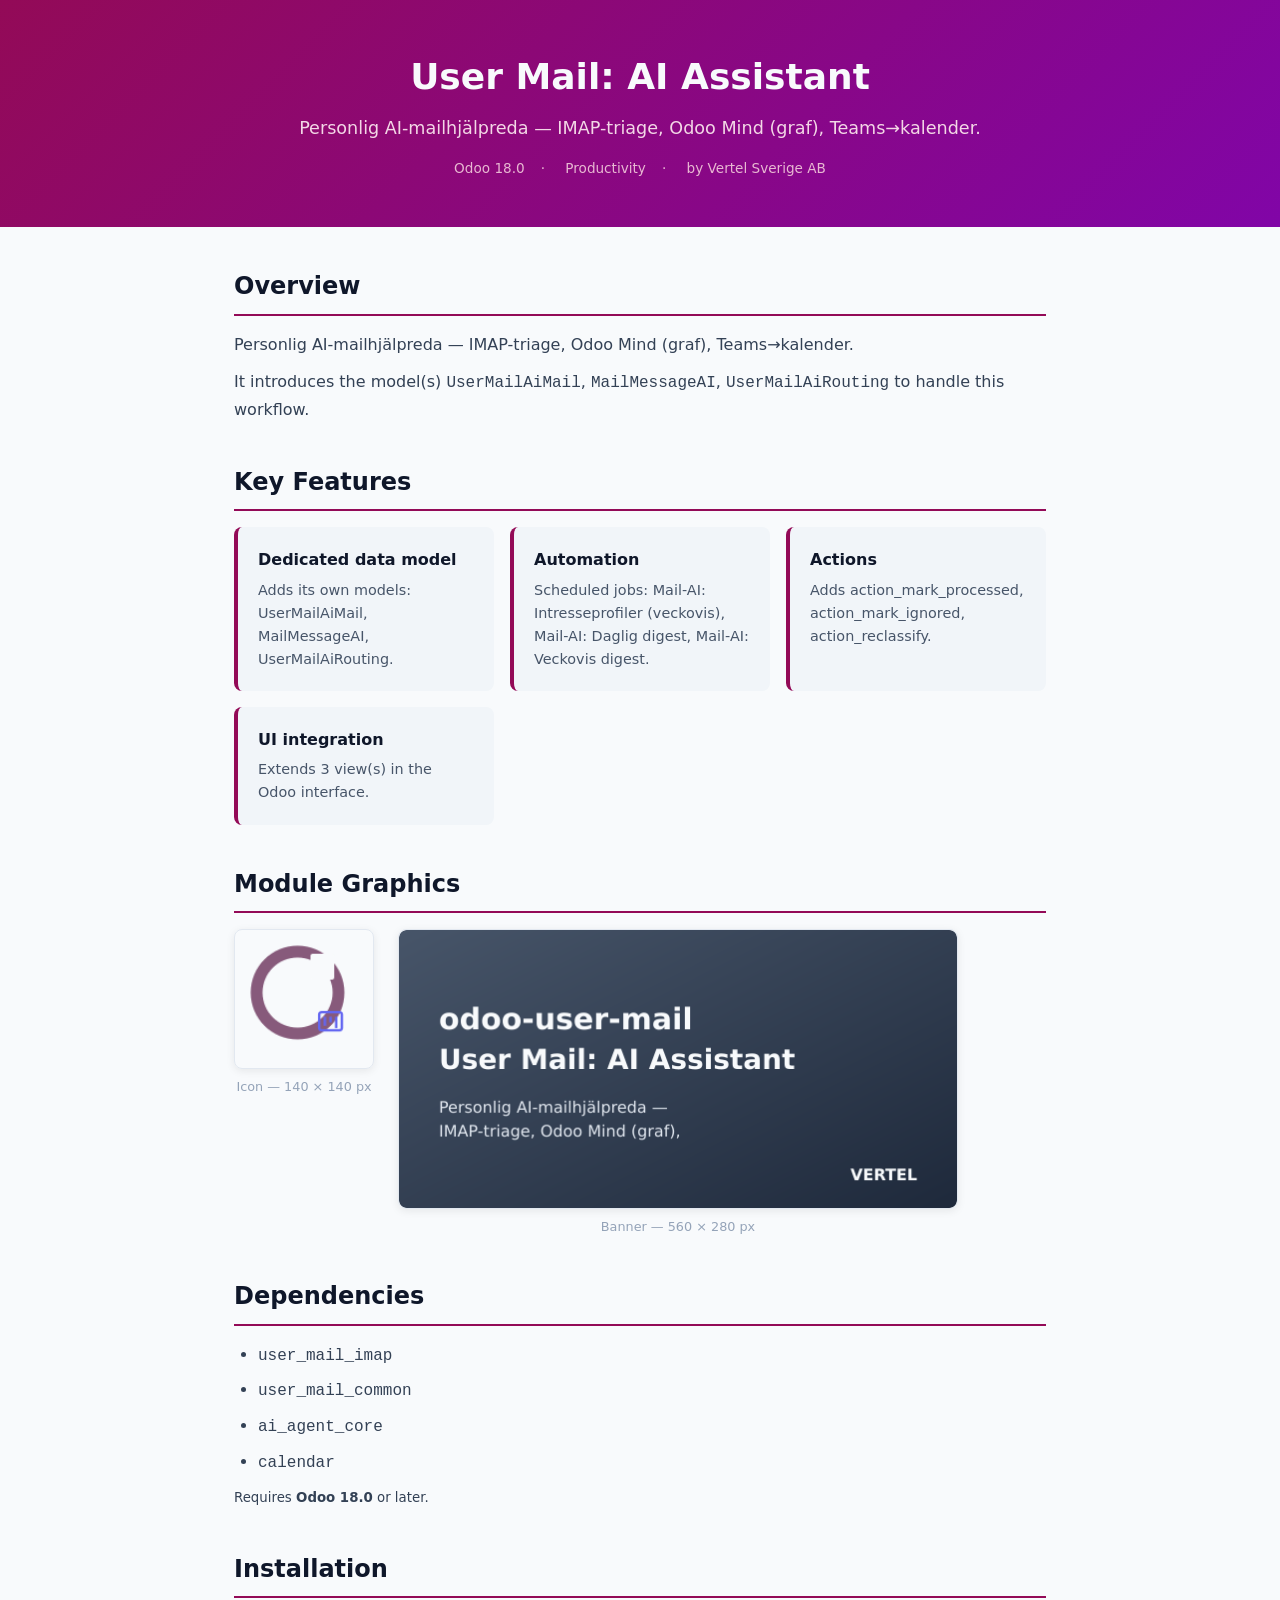
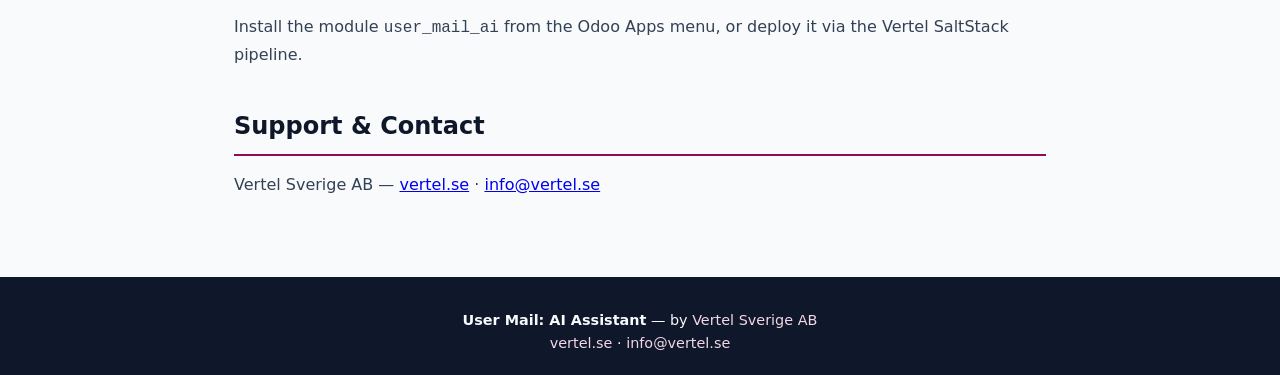
<file: user_mail_ai/static/description/index.html>
<!DOCTYPE html>
<html lang="en">
<head>
  <meta charset="UTF-8">
  <meta name="viewport" content="width=device-width, initial-scale=1.0">
  <title>User Mail: AI Assistant &mdash; Vertel for Odoo</title>
  <style>
    :root { --navy:#0F172A; --darkBg:#1E293B; --white:#F8FAFC; --gray:#94A3B8;
             --lightGray:#E2E8F0; --brand:#930a57; --brand2:#8105a7; }
    * { margin:0; padding:0; box-sizing:border-box; }
    body { font-family:Inter,system-ui,-apple-system,sans-serif; color:var(--darkBg);
            background:var(--white); line-height:1.6; }
    .hero { background:linear-gradient(135deg,var(--brand),var(--brand2)); color:var(--white);
             padding:48px 32px; text-align:center; }
    .hero h1 { font-size:2.25rem; font-weight:800; margin-bottom:8px; }
    .hero .subtitle { font-size:1.1rem; color:#f3d7e6; }
    .hero .meta { margin-top:16px; font-size:0.85rem; color:#e8b8d2; }
    .hero .meta span { margin:0 8px; }
    .container { max-width:860px; margin:0 auto; padding:40px 24px; }
    section { margin-bottom:40px; }
    section h2 { font-size:1.5rem; font-weight:700; color:var(--navy);
                  margin-bottom:16px; padding-bottom:8px; border-bottom:2px solid var(--brand); }
    section p, section li { font-size:1rem; color:#334155; }
    section p { margin-bottom:12px; }
    section ul { padding-left:24px; }
    section li { margin-bottom:8px; }
    .feature-grid { display:grid; grid-template-columns:repeat(auto-fit,minmax(240px,1fr));
                     gap:16px; margin-top:16px; }
    .feature-card { background:#F1F5F9; border-radius:8px; padding:20px;
                     border-left:4px solid var(--brand); }
    .feature-card h4 { font-size:1rem; font-weight:600; color:var(--navy); margin-bottom:6px; }
    .feature-card p { font-size:0.9rem; color:#475569; margin:0; }
    .screenshots { display:flex; flex-wrap:wrap; gap:24px; align-items:flex-start; }
    .screenshots figure { margin:0; text-align:center; }
    .screenshots img { display:block; border-radius:8px;
                        box-shadow:0 2px 8px rgba(0,0,0,0.08);
                        border:1px solid var(--lightGray); }
    .screenshots figcaption { margin-top:8px; font-size:0.8rem; color:var(--gray); }
    footer { background:var(--navy); color:var(--white); text-align:center;
              padding:32px 24px; font-size:0.9rem; }
    footer a { color:#f3d7e6; text-decoration:none; }
  </style>
</head>
<body>
<div class="hero">
  <h1>User Mail: AI Assistant</h1>
  <p class="subtitle">Personlig AI-mailhjälpreda — IMAP-triage, Odoo Mind (graf), Teams→kalender.</p>
  <div class="meta">
    <span>Odoo 18.0</span><span>&middot;</span>
    <span>Productivity</span><span>&middot;</span>
    <span>by Vertel Sverige AB</span>
  </div>
</div>
<div class="container">
  <section id="overview">
    <h2>Overview</h2>
    <p>Personlig AI-mailhjälpreda — IMAP-triage, Odoo Mind (graf), Teams→kalender.</p>
    <p>It introduces the model(s) <code>UserMailAiMail</code>, <code>MailMessageAI</code>, <code>UserMailAiRouting</code> to handle this workflow.</p>
  </section>
  <section id="features">
    <h2>Key Features</h2>
    <div class="feature-grid">
      <div class="feature-card"><h4>Dedicated data model</h4><p>Adds its own models: UserMailAiMail, MailMessageAI, UserMailAiRouting.</p></div>
      <div class="feature-card"><h4>Automation</h4><p>Scheduled jobs: Mail-AI: Intresseprofiler (veckovis), Mail-AI: Daglig digest, Mail-AI: Veckovis digest.</p></div>
      <div class="feature-card"><h4>Actions</h4><p>Adds action_mark_processed, action_mark_ignored, action_reclassify.</p></div>
      <div class="feature-card"><h4>UI integration</h4><p>Extends 3 view(s) in the Odoo interface.</p></div>
    </div>
  </section>
  <section id="screenshots">
    <h2>Module Graphics</h2>
    <div class="screenshots">
      <figure>
        <img src="icon.png" alt="User Mail: AI Assistant icon" width="140" height="140">
        <figcaption>Icon &mdash; 140 &times; 140 px</figcaption>
      </figure>
      <figure>
        <img src="banner.png" alt="User Mail: AI Assistant banner" width="560" height="280">
        <figcaption>Banner &mdash; 560 &times; 280 px</figcaption>
      </figure>
    </div>
  </section>
  <section id="dependencies">
    <h2>Dependencies</h2>
    <ul><li><code>user_mail_imap</code></li><li><code>user_mail_common</code></li><li><code>ai_agent_core</code></li><li><code>calendar</code></li></ul>
    <p><small>Requires <strong>Odoo 18.0</strong> or later.</small></p>
  </section>
  <section id="installation">
    <h2>Installation</h2>
    <p>Install the module <code>user_mail_ai</code> from the Odoo Apps menu,
       or deploy it via the Vertel SaltStack pipeline.</p>
  </section>
  <section id="support">
    <h2>Support &amp; Contact</h2>
    <p>Vertel Sverige AB &mdash; <a href="https://vertel.se">vertel.se</a> &middot;
       <a href="mailto:info@vertel.se">info@vertel.se</a></p>
  </section>
</div>
<footer>
  <p><strong>User Mail: AI Assistant</strong> &mdash; by <a href="https://vertel.se">Vertel Sverige AB</a></p>
  <p><a href="https://vertel.se">vertel.se</a> &middot;
     <a href="mailto:info@vertel.se">info@vertel.se</a></p>
</footer>
</body>
</html>
</file>
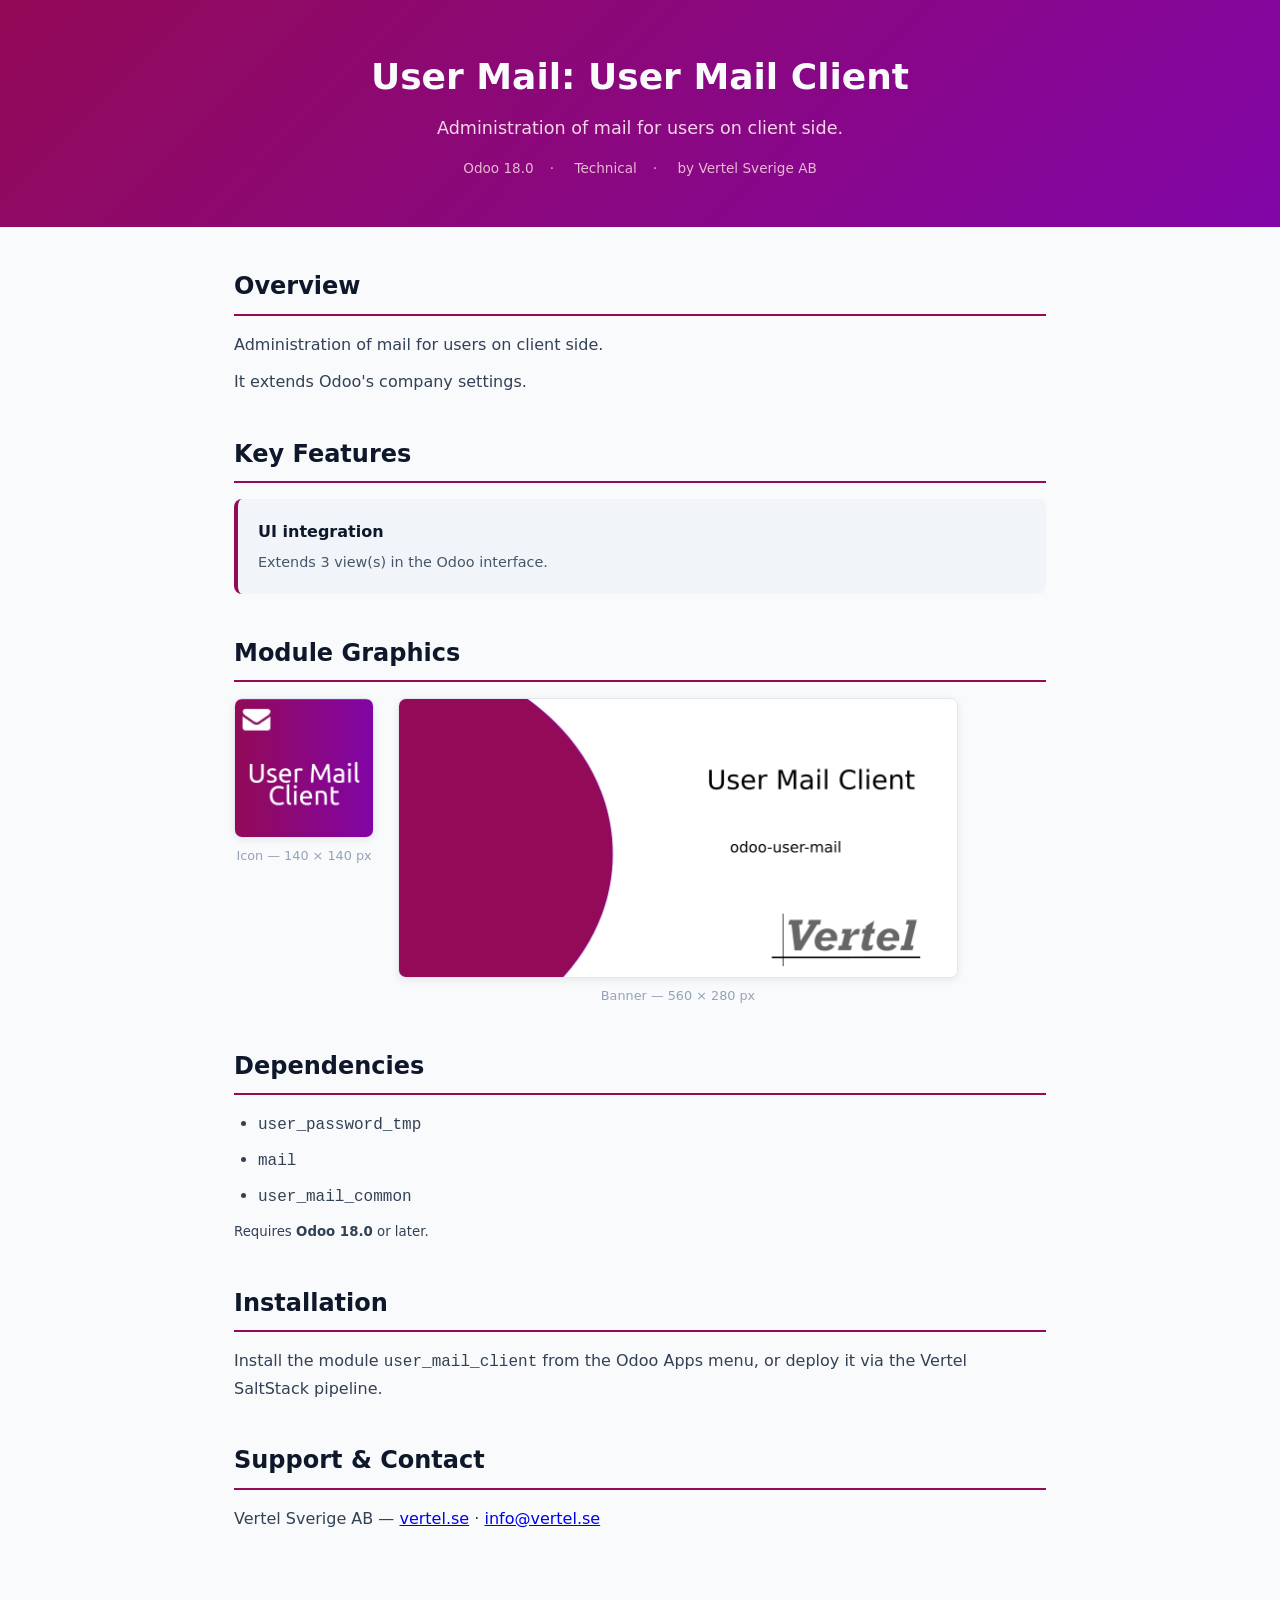
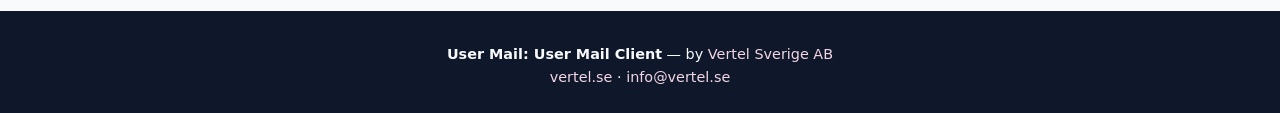
<file: user_mail_client/static/description/index.html>
<!DOCTYPE html>
<html lang="en">
<head>
  <meta charset="UTF-8">
  <meta name="viewport" content="width=device-width, initial-scale=1.0">
  <title>User Mail: User Mail Client &mdash; Vertel for Odoo</title>
  <style>
    :root { --navy:#0F172A; --darkBg:#1E293B; --white:#F8FAFC; --gray:#94A3B8;
             --lightGray:#E2E8F0; --brand:#930a57; --brand2:#8105a7; }
    * { margin:0; padding:0; box-sizing:border-box; }
    body { font-family:Inter,system-ui,-apple-system,sans-serif; color:var(--darkBg);
            background:var(--white); line-height:1.6; }
    .hero { background:linear-gradient(135deg,var(--brand),var(--brand2)); color:var(--white);
             padding:48px 32px; text-align:center; }
    .hero h1 { font-size:2.25rem; font-weight:800; margin-bottom:8px; }
    .hero .subtitle { font-size:1.1rem; color:#f3d7e6; }
    .hero .meta { margin-top:16px; font-size:0.85rem; color:#e8b8d2; }
    .hero .meta span { margin:0 8px; }
    .container { max-width:860px; margin:0 auto; padding:40px 24px; }
    section { margin-bottom:40px; }
    section h2 { font-size:1.5rem; font-weight:700; color:var(--navy);
                  margin-bottom:16px; padding-bottom:8px; border-bottom:2px solid var(--brand); }
    section p, section li { font-size:1rem; color:#334155; }
    section p { margin-bottom:12px; }
    section ul { padding-left:24px; }
    section li { margin-bottom:8px; }
    .feature-grid { display:grid; grid-template-columns:repeat(auto-fit,minmax(240px,1fr));
                     gap:16px; margin-top:16px; }
    .feature-card { background:#F1F5F9; border-radius:8px; padding:20px;
                     border-left:4px solid var(--brand); }
    .feature-card h4 { font-size:1rem; font-weight:600; color:var(--navy); margin-bottom:6px; }
    .feature-card p { font-size:0.9rem; color:#475569; margin:0; }
    .screenshots { display:flex; flex-wrap:wrap; gap:24px; align-items:flex-start; }
    .screenshots figure { margin:0; text-align:center; }
    .screenshots img { display:block; border-radius:8px;
                        box-shadow:0 2px 8px rgba(0,0,0,0.08);
                        border:1px solid var(--lightGray); }
    .screenshots figcaption { margin-top:8px; font-size:0.8rem; color:var(--gray); }
    footer { background:var(--navy); color:var(--white); text-align:center;
              padding:32px 24px; font-size:0.9rem; }
    footer a { color:#f3d7e6; text-decoration:none; }
  </style>
</head>
<body>
<div class="hero">
  <h1>User Mail: User Mail Client</h1>
  <p class="subtitle">Administration of mail for users on client side.</p>
  <div class="meta">
    <span>Odoo 18.0</span><span>&middot;</span>
    <span>Technical</span><span>&middot;</span>
    <span>by Vertel Sverige AB</span>
  </div>
</div>
<div class="container">
  <section id="overview">
    <h2>Overview</h2>
    <p>Administration of mail for users on client side.</p>
    <p>It extends Odoo's company settings.</p>
  </section>
  <section id="features">
    <h2>Key Features</h2>
    <div class="feature-grid">
      <div class="feature-card"><h4>UI integration</h4><p>Extends 3 view(s) in the Odoo interface.</p></div>
    </div>
  </section>
  <section id="screenshots">
    <h2>Module Graphics</h2>
    <div class="screenshots">
      <figure>
        <img src="icon.png" alt="User Mail: User Mail Client icon" width="140" height="140">
        <figcaption>Icon &mdash; 140 &times; 140 px</figcaption>
      </figure>
      <figure>
        <img src="banner.png" alt="User Mail: User Mail Client banner" width="560" height="280">
        <figcaption>Banner &mdash; 560 &times; 280 px</figcaption>
      </figure>
    </div>
  </section>
  <section id="dependencies">
    <h2>Dependencies</h2>
    <ul><li><code>user_password_tmp</code></li><li><code>mail</code></li><li><code>user_mail_common</code></li></ul>
    <p><small>Requires <strong>Odoo 18.0</strong> or later.</small></p>
  </section>
  <section id="installation">
    <h2>Installation</h2>
    <p>Install the module <code>user_mail_client</code> from the Odoo Apps menu,
       or deploy it via the Vertel SaltStack pipeline.</p>
  </section>
  <section id="support">
    <h2>Support &amp; Contact</h2>
    <p>Vertel Sverige AB &mdash; <a href="https://vertel.se">vertel.se</a> &middot;
       <a href="mailto:info@vertel.se">info@vertel.se</a></p>
  </section>
</div>
<footer>
  <p><strong>User Mail: User Mail Client</strong> &mdash; by <a href="https://vertel.se">Vertel Sverige AB</a></p>
  <p><a href="https://vertel.se">vertel.se</a> &middot;
     <a href="mailto:info@vertel.se">info@vertel.se</a></p>
</footer>
</body>
</html>
</file>
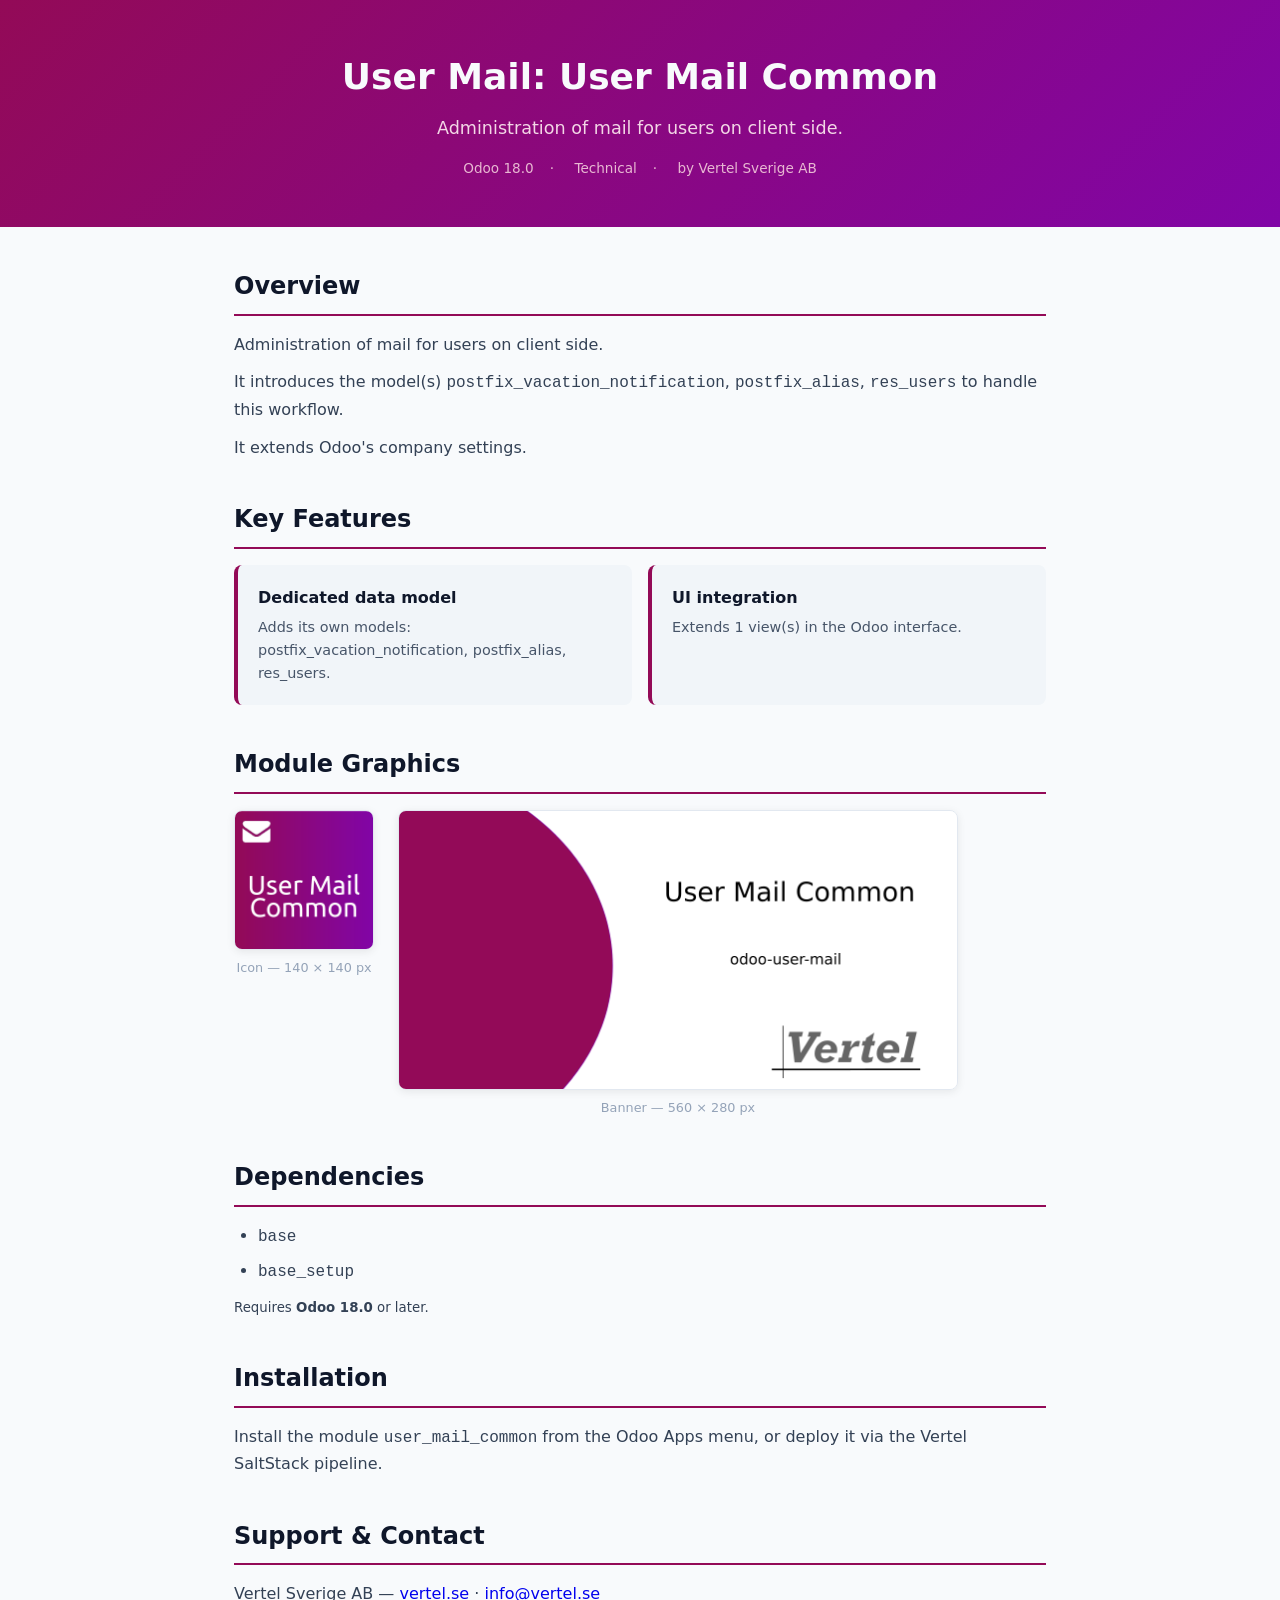
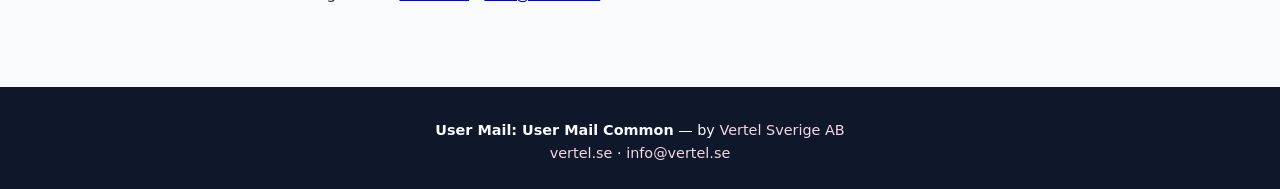
<file: user_mail_common/static/description/index.html>
<!DOCTYPE html>
<html lang="en">
<head>
  <meta charset="UTF-8">
  <meta name="viewport" content="width=device-width, initial-scale=1.0">
  <title>User Mail: User Mail Common &mdash; Vertel for Odoo</title>
  <style>
    :root { --navy:#0F172A; --darkBg:#1E293B; --white:#F8FAFC; --gray:#94A3B8;
             --lightGray:#E2E8F0; --brand:#930a57; --brand2:#8105a7; }
    * { margin:0; padding:0; box-sizing:border-box; }
    body { font-family:Inter,system-ui,-apple-system,sans-serif; color:var(--darkBg);
            background:var(--white); line-height:1.6; }
    .hero { background:linear-gradient(135deg,var(--brand),var(--brand2)); color:var(--white);
             padding:48px 32px; text-align:center; }
    .hero h1 { font-size:2.25rem; font-weight:800; margin-bottom:8px; }
    .hero .subtitle { font-size:1.1rem; color:#f3d7e6; }
    .hero .meta { margin-top:16px; font-size:0.85rem; color:#e8b8d2; }
    .hero .meta span { margin:0 8px; }
    .container { max-width:860px; margin:0 auto; padding:40px 24px; }
    section { margin-bottom:40px; }
    section h2 { font-size:1.5rem; font-weight:700; color:var(--navy);
                  margin-bottom:16px; padding-bottom:8px; border-bottom:2px solid var(--brand); }
    section p, section li { font-size:1rem; color:#334155; }
    section p { margin-bottom:12px; }
    section ul { padding-left:24px; }
    section li { margin-bottom:8px; }
    .feature-grid { display:grid; grid-template-columns:repeat(auto-fit,minmax(240px,1fr));
                     gap:16px; margin-top:16px; }
    .feature-card { background:#F1F5F9; border-radius:8px; padding:20px;
                     border-left:4px solid var(--brand); }
    .feature-card h4 { font-size:1rem; font-weight:600; color:var(--navy); margin-bottom:6px; }
    .feature-card p { font-size:0.9rem; color:#475569; margin:0; }
    .screenshots { display:flex; flex-wrap:wrap; gap:24px; align-items:flex-start; }
    .screenshots figure { margin:0; text-align:center; }
    .screenshots img { display:block; border-radius:8px;
                        box-shadow:0 2px 8px rgba(0,0,0,0.08);
                        border:1px solid var(--lightGray); }
    .screenshots figcaption { margin-top:8px; font-size:0.8rem; color:var(--gray); }
    footer { background:var(--navy); color:var(--white); text-align:center;
              padding:32px 24px; font-size:0.9rem; }
    footer a { color:#f3d7e6; text-decoration:none; }
  </style>
</head>
<body>
<div class="hero">
  <h1>User Mail: User Mail Common</h1>
  <p class="subtitle">Administration of mail for users on client side.</p>
  <div class="meta">
    <span>Odoo 18.0</span><span>&middot;</span>
    <span>Technical</span><span>&middot;</span>
    <span>by Vertel Sverige AB</span>
  </div>
</div>
<div class="container">
  <section id="overview">
    <h2>Overview</h2>
    <p>Administration of mail for users on client side.</p>
    <p>It introduces the model(s) <code>postfix_vacation_notification</code>, <code>postfix_alias</code>, <code>res_users</code> to handle this workflow.</p>
    <p>It extends Odoo's company settings.</p>
  </section>
  <section id="features">
    <h2>Key Features</h2>
    <div class="feature-grid">
      <div class="feature-card"><h4>Dedicated data model</h4><p>Adds its own models: postfix_vacation_notification, postfix_alias, res_users.</p></div>
      <div class="feature-card"><h4>UI integration</h4><p>Extends 1 view(s) in the Odoo interface.</p></div>
    </div>
  </section>
  <section id="screenshots">
    <h2>Module Graphics</h2>
    <div class="screenshots">
      <figure>
        <img src="icon.png" alt="User Mail: User Mail Common icon" width="140" height="140">
        <figcaption>Icon &mdash; 140 &times; 140 px</figcaption>
      </figure>
      <figure>
        <img src="banner.png" alt="User Mail: User Mail Common banner" width="560" height="280">
        <figcaption>Banner &mdash; 560 &times; 280 px</figcaption>
      </figure>
    </div>
  </section>
  <section id="dependencies">
    <h2>Dependencies</h2>
    <ul><li><code>base</code></li><li><code>base_setup</code></li></ul>
    <p><small>Requires <strong>Odoo 18.0</strong> or later.</small></p>
  </section>
  <section id="installation">
    <h2>Installation</h2>
    <p>Install the module <code>user_mail_common</code> from the Odoo Apps menu,
       or deploy it via the Vertel SaltStack pipeline.</p>
  </section>
  <section id="support">
    <h2>Support &amp; Contact</h2>
    <p>Vertel Sverige AB &mdash; <a href="https://vertel.se">vertel.se</a> &middot;
       <a href="mailto:info@vertel.se">info@vertel.se</a></p>
  </section>
</div>
<footer>
  <p><strong>User Mail: User Mail Common</strong> &mdash; by <a href="https://vertel.se">Vertel Sverige AB</a></p>
  <p><a href="https://vertel.se">vertel.se</a> &middot;
     <a href="mailto:info@vertel.se">info@vertel.se</a></p>
</footer>
</body>
</html>
</file>
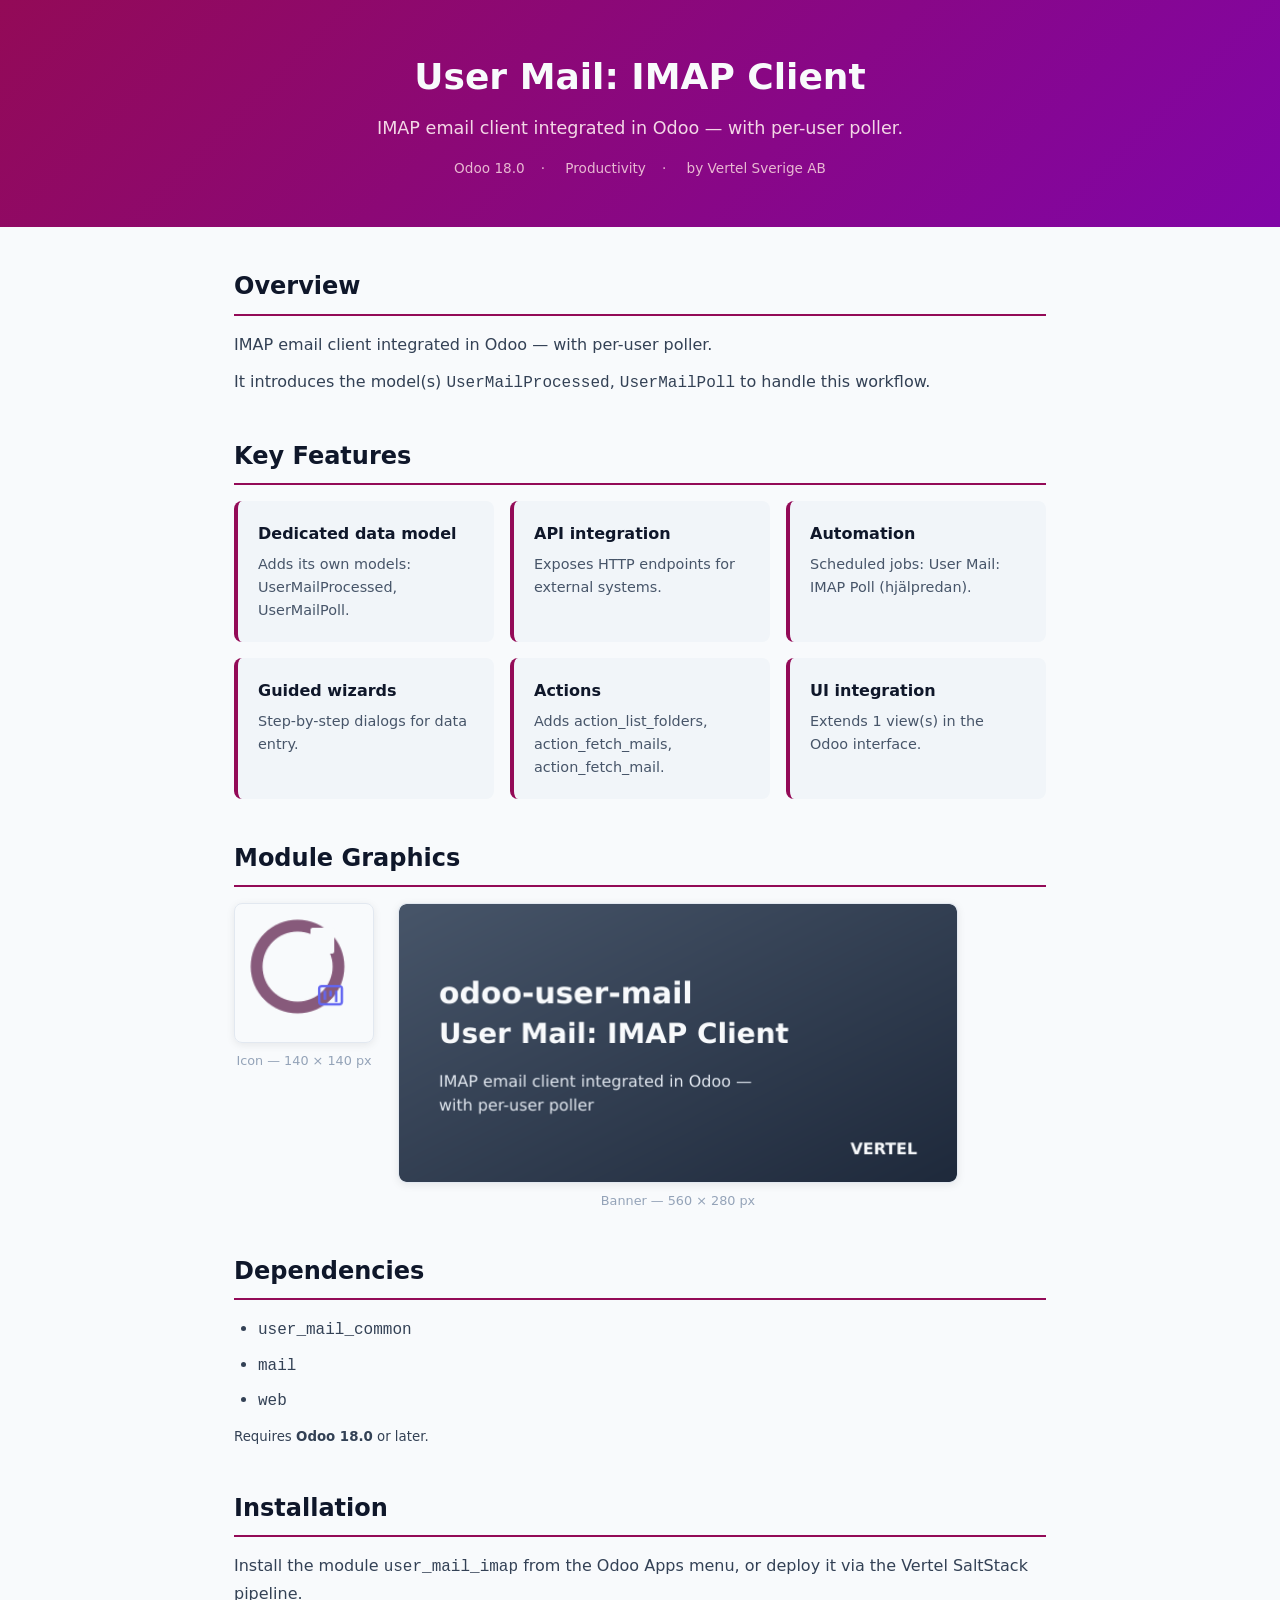
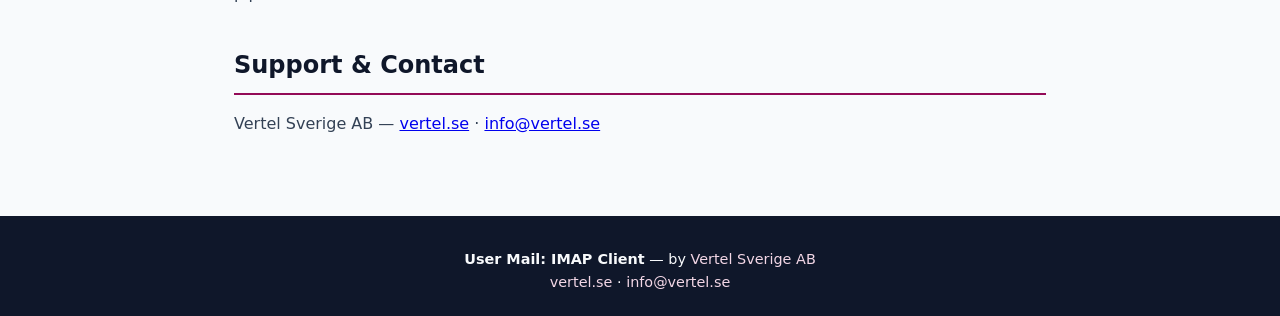
<file: user_mail_imap/static/description/index.html>
<!DOCTYPE html>
<html lang="en">
<head>
  <meta charset="UTF-8">
  <meta name="viewport" content="width=device-width, initial-scale=1.0">
  <title>User Mail: IMAP Client &mdash; Vertel for Odoo</title>
  <style>
    :root { --navy:#0F172A; --darkBg:#1E293B; --white:#F8FAFC; --gray:#94A3B8;
             --lightGray:#E2E8F0; --brand:#930a57; --brand2:#8105a7; }
    * { margin:0; padding:0; box-sizing:border-box; }
    body { font-family:Inter,system-ui,-apple-system,sans-serif; color:var(--darkBg);
            background:var(--white); line-height:1.6; }
    .hero { background:linear-gradient(135deg,var(--brand),var(--brand2)); color:var(--white);
             padding:48px 32px; text-align:center; }
    .hero h1 { font-size:2.25rem; font-weight:800; margin-bottom:8px; }
    .hero .subtitle { font-size:1.1rem; color:#f3d7e6; }
    .hero .meta { margin-top:16px; font-size:0.85rem; color:#e8b8d2; }
    .hero .meta span { margin:0 8px; }
    .container { max-width:860px; margin:0 auto; padding:40px 24px; }
    section { margin-bottom:40px; }
    section h2 { font-size:1.5rem; font-weight:700; color:var(--navy);
                  margin-bottom:16px; padding-bottom:8px; border-bottom:2px solid var(--brand); }
    section p, section li { font-size:1rem; color:#334155; }
    section p { margin-bottom:12px; }
    section ul { padding-left:24px; }
    section li { margin-bottom:8px; }
    .feature-grid { display:grid; grid-template-columns:repeat(auto-fit,minmax(240px,1fr));
                     gap:16px; margin-top:16px; }
    .feature-card { background:#F1F5F9; border-radius:8px; padding:20px;
                     border-left:4px solid var(--brand); }
    .feature-card h4 { font-size:1rem; font-weight:600; color:var(--navy); margin-bottom:6px; }
    .feature-card p { font-size:0.9rem; color:#475569; margin:0; }
    .screenshots { display:flex; flex-wrap:wrap; gap:24px; align-items:flex-start; }
    .screenshots figure { margin:0; text-align:center; }
    .screenshots img { display:block; border-radius:8px;
                        box-shadow:0 2px 8px rgba(0,0,0,0.08);
                        border:1px solid var(--lightGray); }
    .screenshots figcaption { margin-top:8px; font-size:0.8rem; color:var(--gray); }
    footer { background:var(--navy); color:var(--white); text-align:center;
              padding:32px 24px; font-size:0.9rem; }
    footer a { color:#f3d7e6; text-decoration:none; }
  </style>
</head>
<body>
<div class="hero">
  <h1>User Mail: IMAP Client</h1>
  <p class="subtitle">IMAP email client integrated in Odoo — with per-user poller.</p>
  <div class="meta">
    <span>Odoo 18.0</span><span>&middot;</span>
    <span>Productivity</span><span>&middot;</span>
    <span>by Vertel Sverige AB</span>
  </div>
</div>
<div class="container">
  <section id="overview">
    <h2>Overview</h2>
    <p>IMAP email client integrated in Odoo — with per-user poller.</p>
    <p>It introduces the model(s) <code>UserMailProcessed</code>, <code>UserMailPoll</code> to handle this workflow.</p>
  </section>
  <section id="features">
    <h2>Key Features</h2>
    <div class="feature-grid">
      <div class="feature-card"><h4>Dedicated data model</h4><p>Adds its own models: UserMailProcessed, UserMailPoll.</p></div>
      <div class="feature-card"><h4>API integration</h4><p>Exposes HTTP endpoints for external systems.</p></div>
      <div class="feature-card"><h4>Automation</h4><p>Scheduled jobs: User Mail: IMAP Poll (hjälpredan).</p></div>
      <div class="feature-card"><h4>Guided wizards</h4><p>Step-by-step dialogs for data entry.</p></div>
      <div class="feature-card"><h4>Actions</h4><p>Adds action_list_folders, action_fetch_mails, action_fetch_mail.</p></div>
      <div class="feature-card"><h4>UI integration</h4><p>Extends 1 view(s) in the Odoo interface.</p></div>
    </div>
  </section>
  <section id="screenshots">
    <h2>Module Graphics</h2>
    <div class="screenshots">
      <figure>
        <img src="icon.png" alt="User Mail: IMAP Client icon" width="140" height="140">
        <figcaption>Icon &mdash; 140 &times; 140 px</figcaption>
      </figure>
      <figure>
        <img src="banner.png" alt="User Mail: IMAP Client banner" width="560" height="280">
        <figcaption>Banner &mdash; 560 &times; 280 px</figcaption>
      </figure>
    </div>
  </section>
  <section id="dependencies">
    <h2>Dependencies</h2>
    <ul><li><code>user_mail_common</code></li><li><code>mail</code></li><li><code>web</code></li></ul>
    <p><small>Requires <strong>Odoo 18.0</strong> or later.</small></p>
  </section>
  <section id="installation">
    <h2>Installation</h2>
    <p>Install the module <code>user_mail_imap</code> from the Odoo Apps menu,
       or deploy it via the Vertel SaltStack pipeline.</p>
  </section>
  <section id="support">
    <h2>Support &amp; Contact</h2>
    <p>Vertel Sverige AB &mdash; <a href="https://vertel.se">vertel.se</a> &middot;
       <a href="mailto:info@vertel.se">info@vertel.se</a></p>
  </section>
</div>
<footer>
  <p><strong>User Mail: IMAP Client</strong> &mdash; by <a href="https://vertel.se">Vertel Sverige AB</a></p>
  <p><a href="https://vertel.se">vertel.se</a> &middot;
     <a href="mailto:info@vertel.se">info@vertel.se</a></p>
</footer>
</body>
</html>
</file>
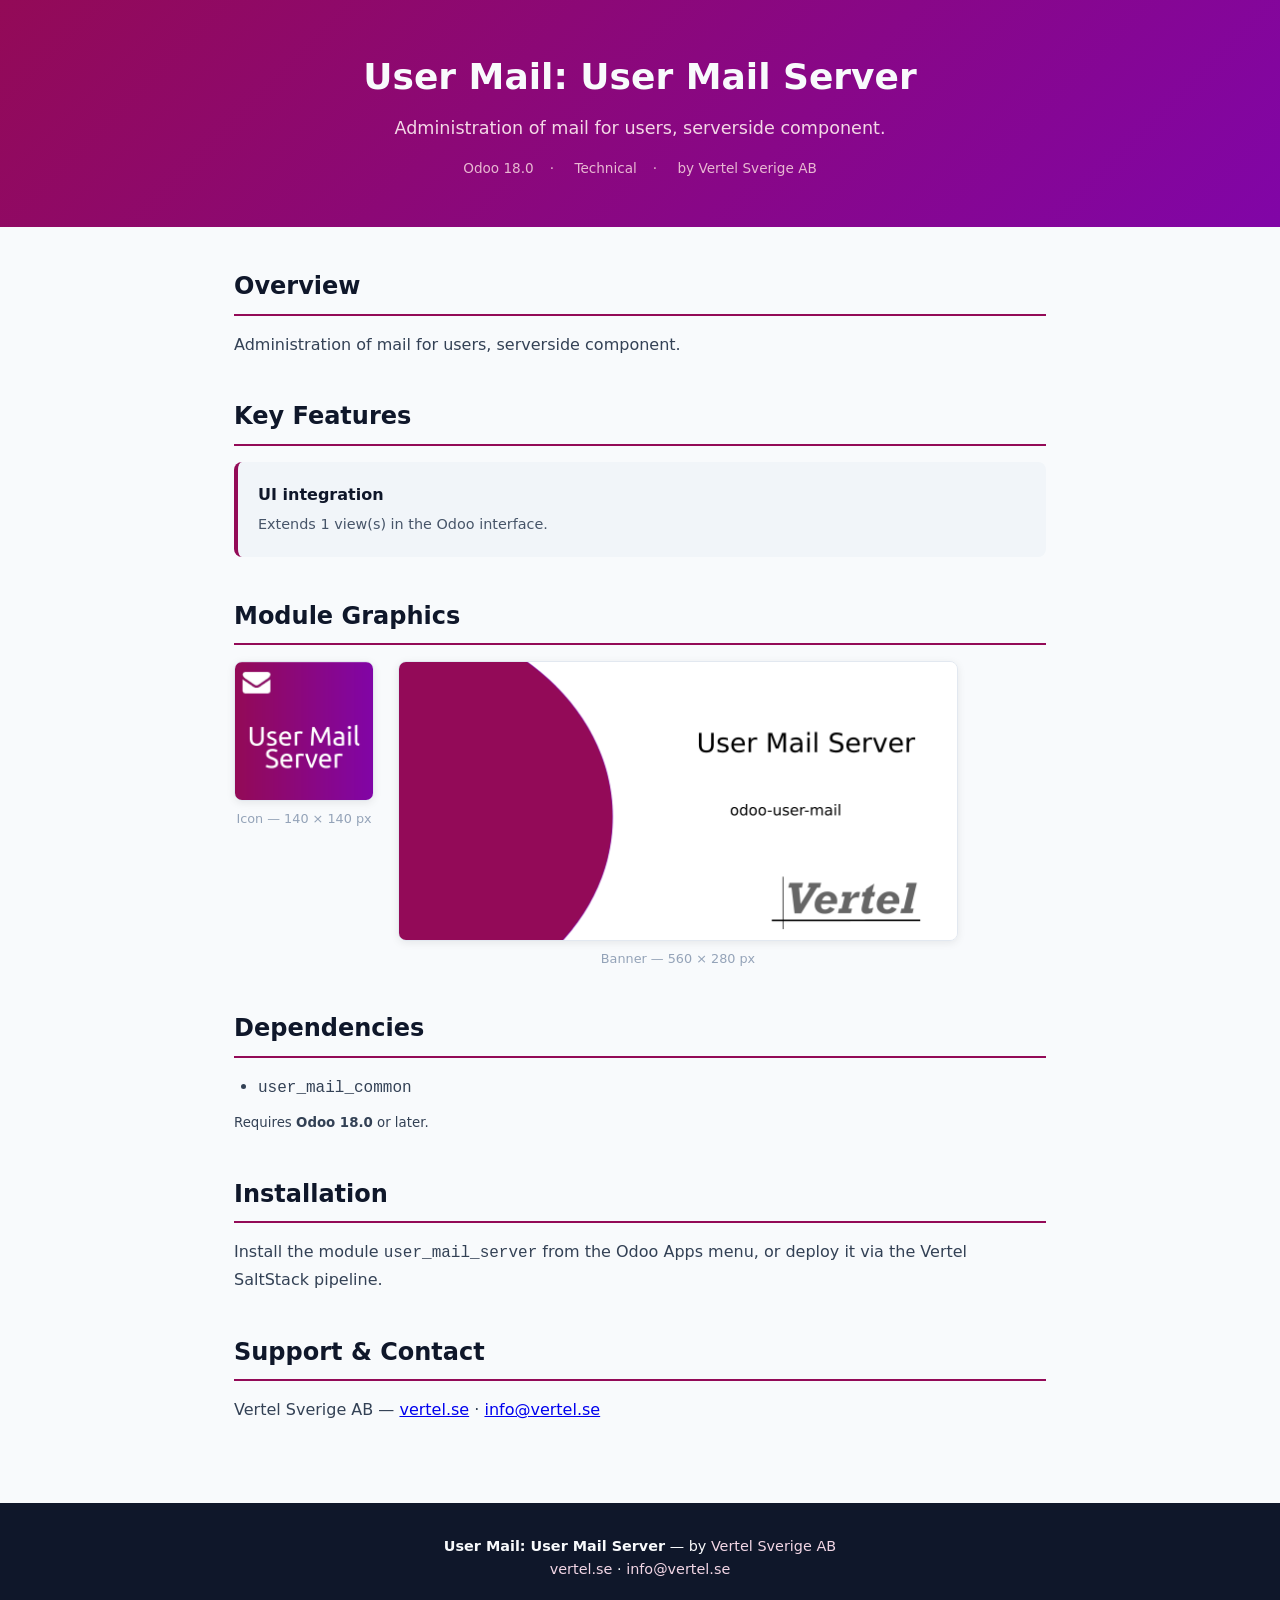
<file: user_mail_server/static/description/index.html>
<!DOCTYPE html>
<html lang="en">
<head>
  <meta charset="UTF-8">
  <meta name="viewport" content="width=device-width, initial-scale=1.0">
  <title>User Mail: User Mail Server &mdash; Vertel for Odoo</title>
  <style>
    :root { --navy:#0F172A; --darkBg:#1E293B; --white:#F8FAFC; --gray:#94A3B8;
             --lightGray:#E2E8F0; --brand:#930a57; --brand2:#8105a7; }
    * { margin:0; padding:0; box-sizing:border-box; }
    body { font-family:Inter,system-ui,-apple-system,sans-serif; color:var(--darkBg);
            background:var(--white); line-height:1.6; }
    .hero { background:linear-gradient(135deg,var(--brand),var(--brand2)); color:var(--white);
             padding:48px 32px; text-align:center; }
    .hero h1 { font-size:2.25rem; font-weight:800; margin-bottom:8px; }
    .hero .subtitle { font-size:1.1rem; color:#f3d7e6; }
    .hero .meta { margin-top:16px; font-size:0.85rem; color:#e8b8d2; }
    .hero .meta span { margin:0 8px; }
    .container { max-width:860px; margin:0 auto; padding:40px 24px; }
    section { margin-bottom:40px; }
    section h2 { font-size:1.5rem; font-weight:700; color:var(--navy);
                  margin-bottom:16px; padding-bottom:8px; border-bottom:2px solid var(--brand); }
    section p, section li { font-size:1rem; color:#334155; }
    section p { margin-bottom:12px; }
    section ul { padding-left:24px; }
    section li { margin-bottom:8px; }
    .feature-grid { display:grid; grid-template-columns:repeat(auto-fit,minmax(240px,1fr));
                     gap:16px; margin-top:16px; }
    .feature-card { background:#F1F5F9; border-radius:8px; padding:20px;
                     border-left:4px solid var(--brand); }
    .feature-card h4 { font-size:1rem; font-weight:600; color:var(--navy); margin-bottom:6px; }
    .feature-card p { font-size:0.9rem; color:#475569; margin:0; }
    .screenshots { display:flex; flex-wrap:wrap; gap:24px; align-items:flex-start; }
    .screenshots figure { margin:0; text-align:center; }
    .screenshots img { display:block; border-radius:8px;
                        box-shadow:0 2px 8px rgba(0,0,0,0.08);
                        border:1px solid var(--lightGray); }
    .screenshots figcaption { margin-top:8px; font-size:0.8rem; color:var(--gray); }
    footer { background:var(--navy); color:var(--white); text-align:center;
              padding:32px 24px; font-size:0.9rem; }
    footer a { color:#f3d7e6; text-decoration:none; }
  </style>
</head>
<body>
<div class="hero">
  <h1>User Mail: User Mail Server</h1>
  <p class="subtitle">Administration of mail for users, serverside component.</p>
  <div class="meta">
    <span>Odoo 18.0</span><span>&middot;</span>
    <span>Technical</span><span>&middot;</span>
    <span>by Vertel Sverige AB</span>
  </div>
</div>
<div class="container">
  <section id="overview">
    <h2>Overview</h2>
    <p>Administration of mail for users, serverside component.</p>
  </section>
  <section id="features">
    <h2>Key Features</h2>
    <div class="feature-grid">
      <div class="feature-card"><h4>UI integration</h4><p>Extends 1 view(s) in the Odoo interface.</p></div>
    </div>
  </section>
  <section id="screenshots">
    <h2>Module Graphics</h2>
    <div class="screenshots">
      <figure>
        <img src="icon.png" alt="User Mail: User Mail Server icon" width="140" height="140">
        <figcaption>Icon &mdash; 140 &times; 140 px</figcaption>
      </figure>
      <figure>
        <img src="banner.png" alt="User Mail: User Mail Server banner" width="560" height="280">
        <figcaption>Banner &mdash; 560 &times; 280 px</figcaption>
      </figure>
    </div>
  </section>
  <section id="dependencies">
    <h2>Dependencies</h2>
    <ul><li><code>user_mail_common</code></li></ul>
    <p><small>Requires <strong>Odoo 18.0</strong> or later.</small></p>
  </section>
  <section id="installation">
    <h2>Installation</h2>
    <p>Install the module <code>user_mail_server</code> from the Odoo Apps menu,
       or deploy it via the Vertel SaltStack pipeline.</p>
  </section>
  <section id="support">
    <h2>Support &amp; Contact</h2>
    <p>Vertel Sverige AB &mdash; <a href="https://vertel.se">vertel.se</a> &middot;
       <a href="mailto:info@vertel.se">info@vertel.se</a></p>
  </section>
</div>
<footer>
  <p><strong>User Mail: User Mail Server</strong> &mdash; by <a href="https://vertel.se">Vertel Sverige AB</a></p>
  <p><a href="https://vertel.se">vertel.se</a> &middot;
     <a href="mailto:info@vertel.se">info@vertel.se</a></p>
</footer>
</body>
</html>
</file>
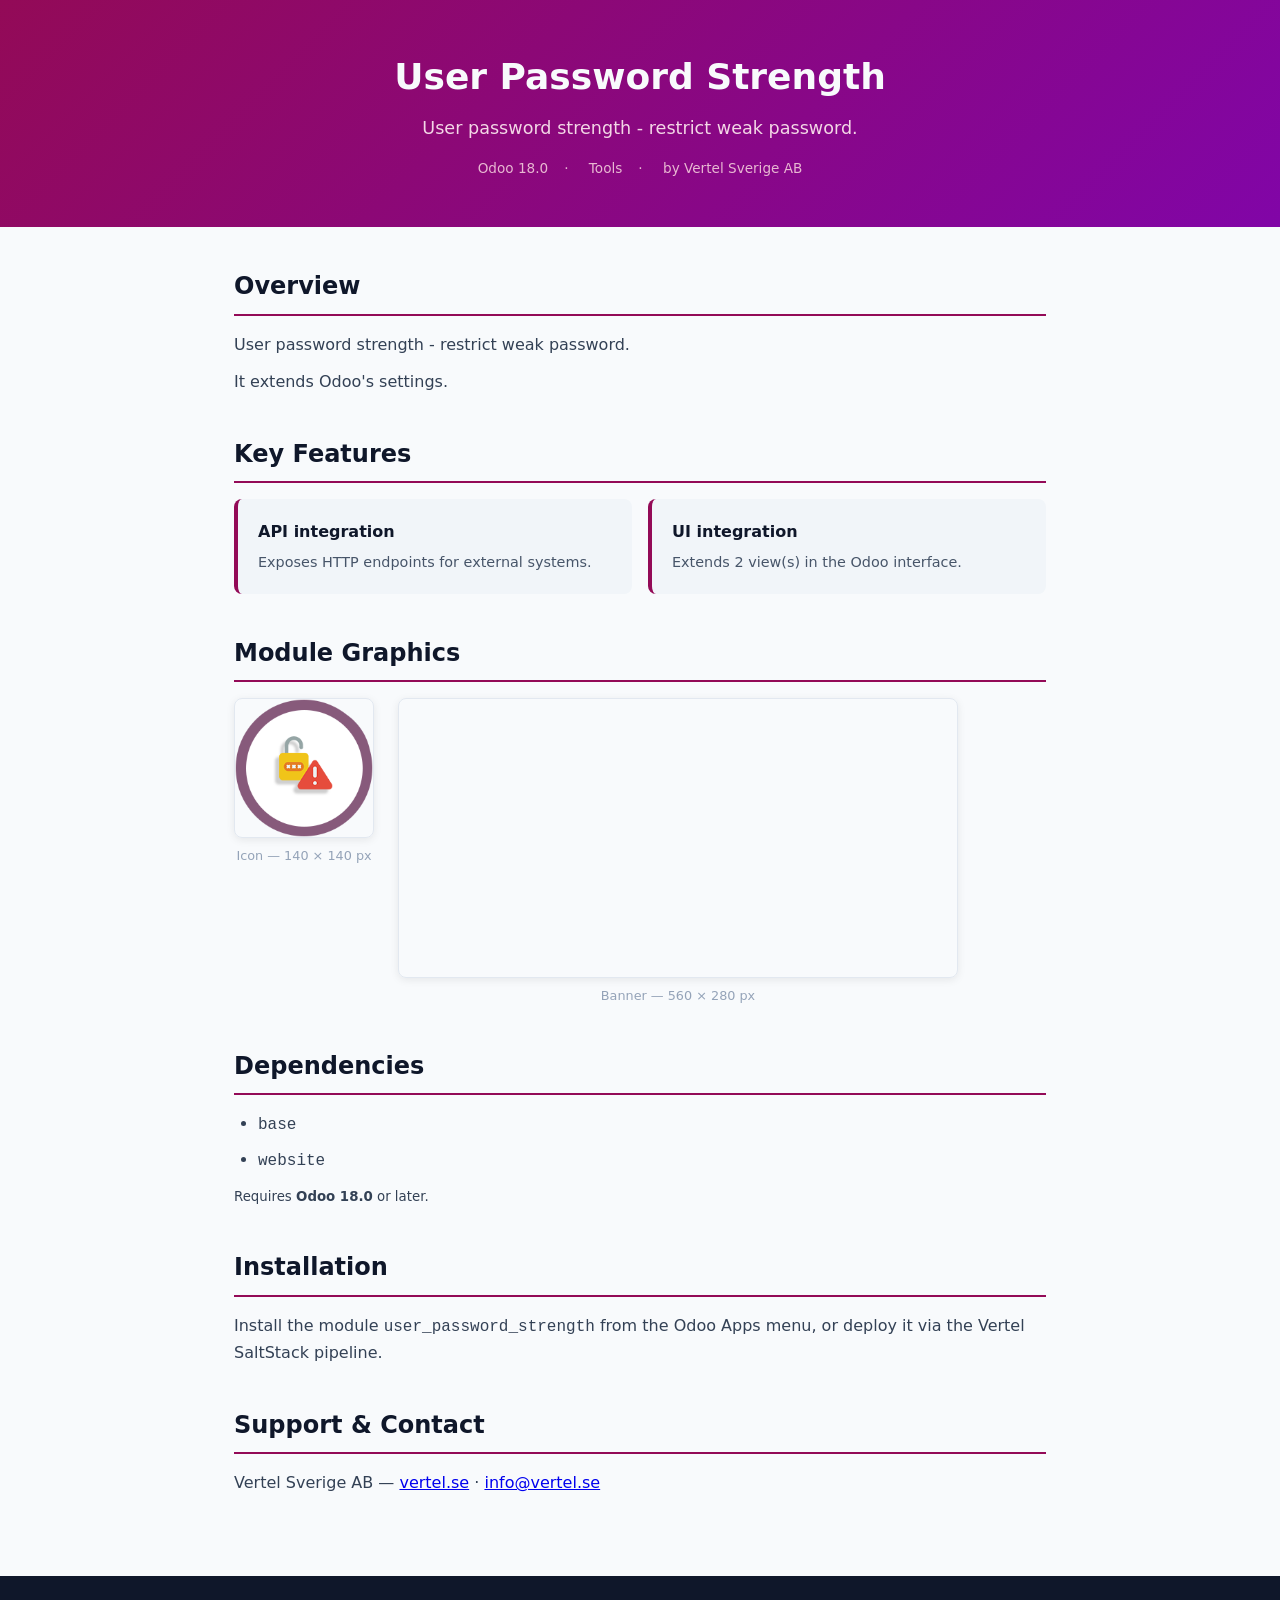
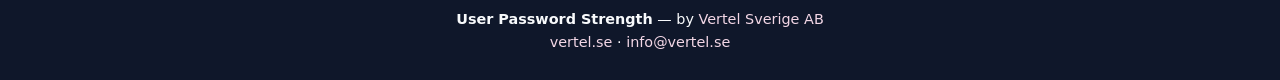
<file: user_password_strength/static/description/index.html>
<!DOCTYPE html>
<html lang="en">
<head>
  <meta charset="UTF-8">
  <meta name="viewport" content="width=device-width, initial-scale=1.0">
  <title>User Password Strength &mdash; Vertel for Odoo</title>
  <style>
    :root { --navy:#0F172A; --darkBg:#1E293B; --white:#F8FAFC; --gray:#94A3B8;
             --lightGray:#E2E8F0; --brand:#930a57; --brand2:#8105a7; }
    * { margin:0; padding:0; box-sizing:border-box; }
    body { font-family:Inter,system-ui,-apple-system,sans-serif; color:var(--darkBg);
            background:var(--white); line-height:1.6; }
    .hero { background:linear-gradient(135deg,var(--brand),var(--brand2)); color:var(--white);
             padding:48px 32px; text-align:center; }
    .hero h1 { font-size:2.25rem; font-weight:800; margin-bottom:8px; }
    .hero .subtitle { font-size:1.1rem; color:#f3d7e6; }
    .hero .meta { margin-top:16px; font-size:0.85rem; color:#e8b8d2; }
    .hero .meta span { margin:0 8px; }
    .container { max-width:860px; margin:0 auto; padding:40px 24px; }
    section { margin-bottom:40px; }
    section h2 { font-size:1.5rem; font-weight:700; color:var(--navy);
                  margin-bottom:16px; padding-bottom:8px; border-bottom:2px solid var(--brand); }
    section p, section li { font-size:1rem; color:#334155; }
    section p { margin-bottom:12px; }
    section ul { padding-left:24px; }
    section li { margin-bottom:8px; }
    .feature-grid { display:grid; grid-template-columns:repeat(auto-fit,minmax(240px,1fr));
                     gap:16px; margin-top:16px; }
    .feature-card { background:#F1F5F9; border-radius:8px; padding:20px;
                     border-left:4px solid var(--brand); }
    .feature-card h4 { font-size:1rem; font-weight:600; color:var(--navy); margin-bottom:6px; }
    .feature-card p { font-size:0.9rem; color:#475569; margin:0; }
    .screenshots { display:flex; flex-wrap:wrap; gap:24px; align-items:flex-start; }
    .screenshots figure { margin:0; text-align:center; }
    .screenshots img { display:block; border-radius:8px;
                        box-shadow:0 2px 8px rgba(0,0,0,0.08);
                        border:1px solid var(--lightGray); }
    .screenshots figcaption { margin-top:8px; font-size:0.8rem; color:var(--gray); }
    footer { background:var(--navy); color:var(--white); text-align:center;
              padding:32px 24px; font-size:0.9rem; }
    footer a { color:#f3d7e6; text-decoration:none; }
  </style>
</head>
<body>
<div class="hero">
  <h1>User Password Strength</h1>
  <p class="subtitle">User password strength - restrict weak password.</p>
  <div class="meta">
    <span>Odoo 18.0</span><span>&middot;</span>
    <span>Tools</span><span>&middot;</span>
    <span>by Vertel Sverige AB</span>
  </div>
</div>
<div class="container">
  <section id="overview">
    <h2>Overview</h2>
    <p>User password strength - restrict weak password.</p>
    <p>It extends Odoo's settings.</p>
  </section>
  <section id="features">
    <h2>Key Features</h2>
    <div class="feature-grid">
      <div class="feature-card"><h4>API integration</h4><p>Exposes HTTP endpoints for external systems.</p></div>
      <div class="feature-card"><h4>UI integration</h4><p>Extends 2 view(s) in the Odoo interface.</p></div>
    </div>
  </section>
  <section id="screenshots">
    <h2>Module Graphics</h2>
    <div class="screenshots">
      <figure>
        <img src="icon.png" alt="User Password Strength icon" width="140" height="140">
        <figcaption>Icon &mdash; 140 &times; 140 px</figcaption>
      </figure>
      <figure>
        <img src="banner.png" alt="User Password Strength banner" width="560" height="280">
        <figcaption>Banner &mdash; 560 &times; 280 px</figcaption>
      </figure>
    </div>
  </section>
  <section id="dependencies">
    <h2>Dependencies</h2>
    <ul><li><code>base</code></li><li><code>website</code></li></ul>
    <p><small>Requires <strong>Odoo 18.0</strong> or later.</small></p>
  </section>
  <section id="installation">
    <h2>Installation</h2>
    <p>Install the module <code>user_password_strength</code> from the Odoo Apps menu,
       or deploy it via the Vertel SaltStack pipeline.</p>
  </section>
  <section id="support">
    <h2>Support &amp; Contact</h2>
    <p>Vertel Sverige AB &mdash; <a href="https://vertel.se">vertel.se</a> &middot;
       <a href="mailto:info@vertel.se">info@vertel.se</a></p>
  </section>
</div>
<footer>
  <p><strong>User Password Strength</strong> &mdash; by <a href="https://vertel.se">Vertel Sverige AB</a></p>
  <p><a href="https://vertel.se">vertel.se</a> &middot;
     <a href="mailto:info@vertel.se">info@vertel.se</a></p>
</footer>
</body>
</html>
</file>
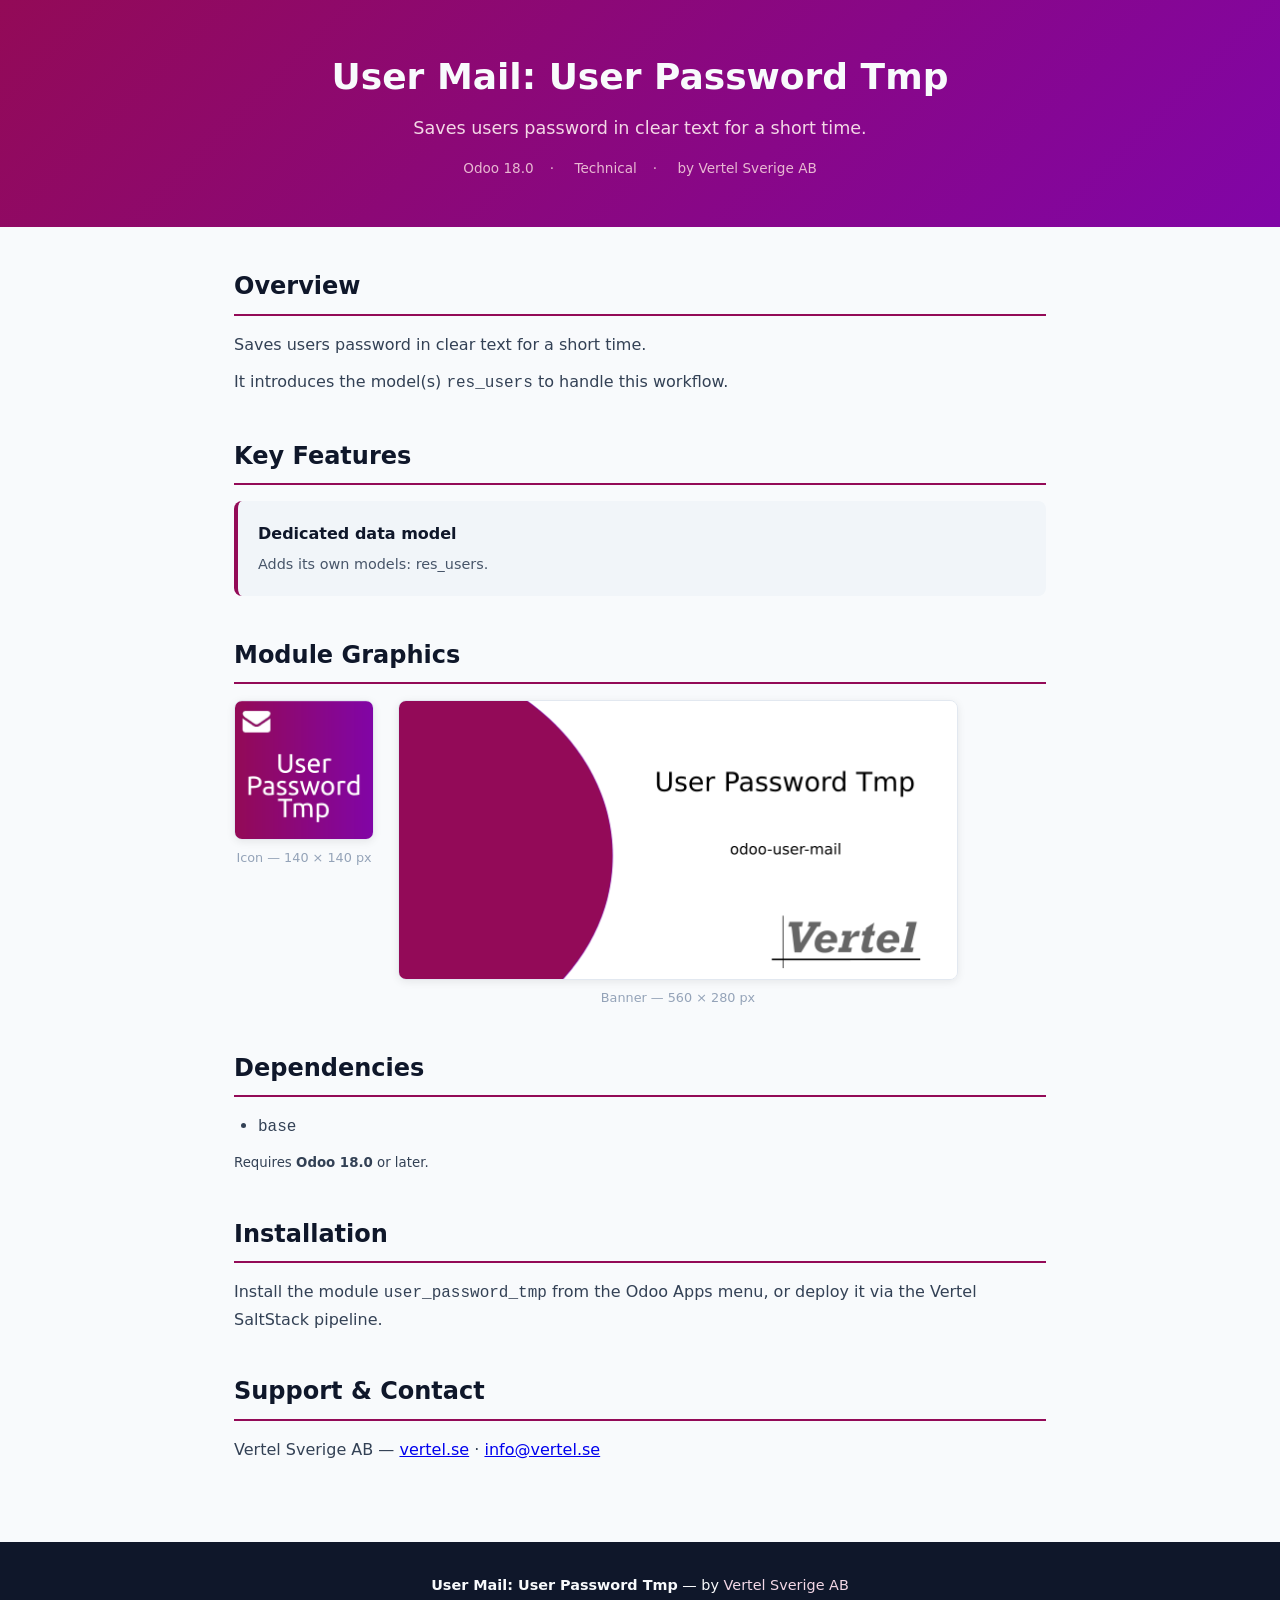
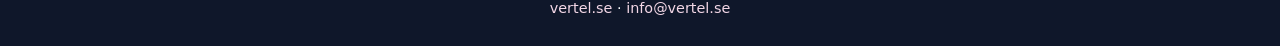
<file: user_password_tmp/static/description/index.html>
<!DOCTYPE html>
<html lang="en">
<head>
  <meta charset="UTF-8">
  <meta name="viewport" content="width=device-width, initial-scale=1.0">
  <title>User Mail: User Password Tmp &mdash; Vertel for Odoo</title>
  <style>
    :root { --navy:#0F172A; --darkBg:#1E293B; --white:#F8FAFC; --gray:#94A3B8;
             --lightGray:#E2E8F0; --brand:#930a57; --brand2:#8105a7; }
    * { margin:0; padding:0; box-sizing:border-box; }
    body { font-family:Inter,system-ui,-apple-system,sans-serif; color:var(--darkBg);
            background:var(--white); line-height:1.6; }
    .hero { background:linear-gradient(135deg,var(--brand),var(--brand2)); color:var(--white);
             padding:48px 32px; text-align:center; }
    .hero h1 { font-size:2.25rem; font-weight:800; margin-bottom:8px; }
    .hero .subtitle { font-size:1.1rem; color:#f3d7e6; }
    .hero .meta { margin-top:16px; font-size:0.85rem; color:#e8b8d2; }
    .hero .meta span { margin:0 8px; }
    .container { max-width:860px; margin:0 auto; padding:40px 24px; }
    section { margin-bottom:40px; }
    section h2 { font-size:1.5rem; font-weight:700; color:var(--navy);
                  margin-bottom:16px; padding-bottom:8px; border-bottom:2px solid var(--brand); }
    section p, section li { font-size:1rem; color:#334155; }
    section p { margin-bottom:12px; }
    section ul { padding-left:24px; }
    section li { margin-bottom:8px; }
    .feature-grid { display:grid; grid-template-columns:repeat(auto-fit,minmax(240px,1fr));
                     gap:16px; margin-top:16px; }
    .feature-card { background:#F1F5F9; border-radius:8px; padding:20px;
                     border-left:4px solid var(--brand); }
    .feature-card h4 { font-size:1rem; font-weight:600; color:var(--navy); margin-bottom:6px; }
    .feature-card p { font-size:0.9rem; color:#475569; margin:0; }
    .screenshots { display:flex; flex-wrap:wrap; gap:24px; align-items:flex-start; }
    .screenshots figure { margin:0; text-align:center; }
    .screenshots img { display:block; border-radius:8px;
                        box-shadow:0 2px 8px rgba(0,0,0,0.08);
                        border:1px solid var(--lightGray); }
    .screenshots figcaption { margin-top:8px; font-size:0.8rem; color:var(--gray); }
    footer { background:var(--navy); color:var(--white); text-align:center;
              padding:32px 24px; font-size:0.9rem; }
    footer a { color:#f3d7e6; text-decoration:none; }
  </style>
</head>
<body>
<div class="hero">
  <h1>User Mail: User Password Tmp</h1>
  <p class="subtitle">Saves users password in clear text for a short time.</p>
  <div class="meta">
    <span>Odoo 18.0</span><span>&middot;</span>
    <span>Technical</span><span>&middot;</span>
    <span>by Vertel Sverige AB</span>
  </div>
</div>
<div class="container">
  <section id="overview">
    <h2>Overview</h2>
    <p>Saves users password in clear text for a short time.</p>
    <p>It introduces the model(s) <code>res_users</code> to handle this workflow.</p>
  </section>
  <section id="features">
    <h2>Key Features</h2>
    <div class="feature-grid">
      <div class="feature-card"><h4>Dedicated data model</h4><p>Adds its own models: res_users.</p></div>
    </div>
  </section>
  <section id="screenshots">
    <h2>Module Graphics</h2>
    <div class="screenshots">
      <figure>
        <img src="icon.png" alt="User Mail: User Password Tmp icon" width="140" height="140">
        <figcaption>Icon &mdash; 140 &times; 140 px</figcaption>
      </figure>
      <figure>
        <img src="banner.png" alt="User Mail: User Password Tmp banner" width="560" height="280">
        <figcaption>Banner &mdash; 560 &times; 280 px</figcaption>
      </figure>
    </div>
  </section>
  <section id="dependencies">
    <h2>Dependencies</h2>
    <ul><li><code>base</code></li></ul>
    <p><small>Requires <strong>Odoo 18.0</strong> or later.</small></p>
  </section>
  <section id="installation">
    <h2>Installation</h2>
    <p>Install the module <code>user_password_tmp</code> from the Odoo Apps menu,
       or deploy it via the Vertel SaltStack pipeline.</p>
  </section>
  <section id="support">
    <h2>Support &amp; Contact</h2>
    <p>Vertel Sverige AB &mdash; <a href="https://vertel.se">vertel.se</a> &middot;
       <a href="mailto:info@vertel.se">info@vertel.se</a></p>
  </section>
</div>
<footer>
  <p><strong>User Mail: User Password Tmp</strong> &mdash; by <a href="https://vertel.se">Vertel Sverige AB</a></p>
  <p><a href="https://vertel.se">vertel.se</a> &middot;
     <a href="mailto:info@vertel.se">info@vertel.se</a></p>
</footer>
</body>
</html>
</file>
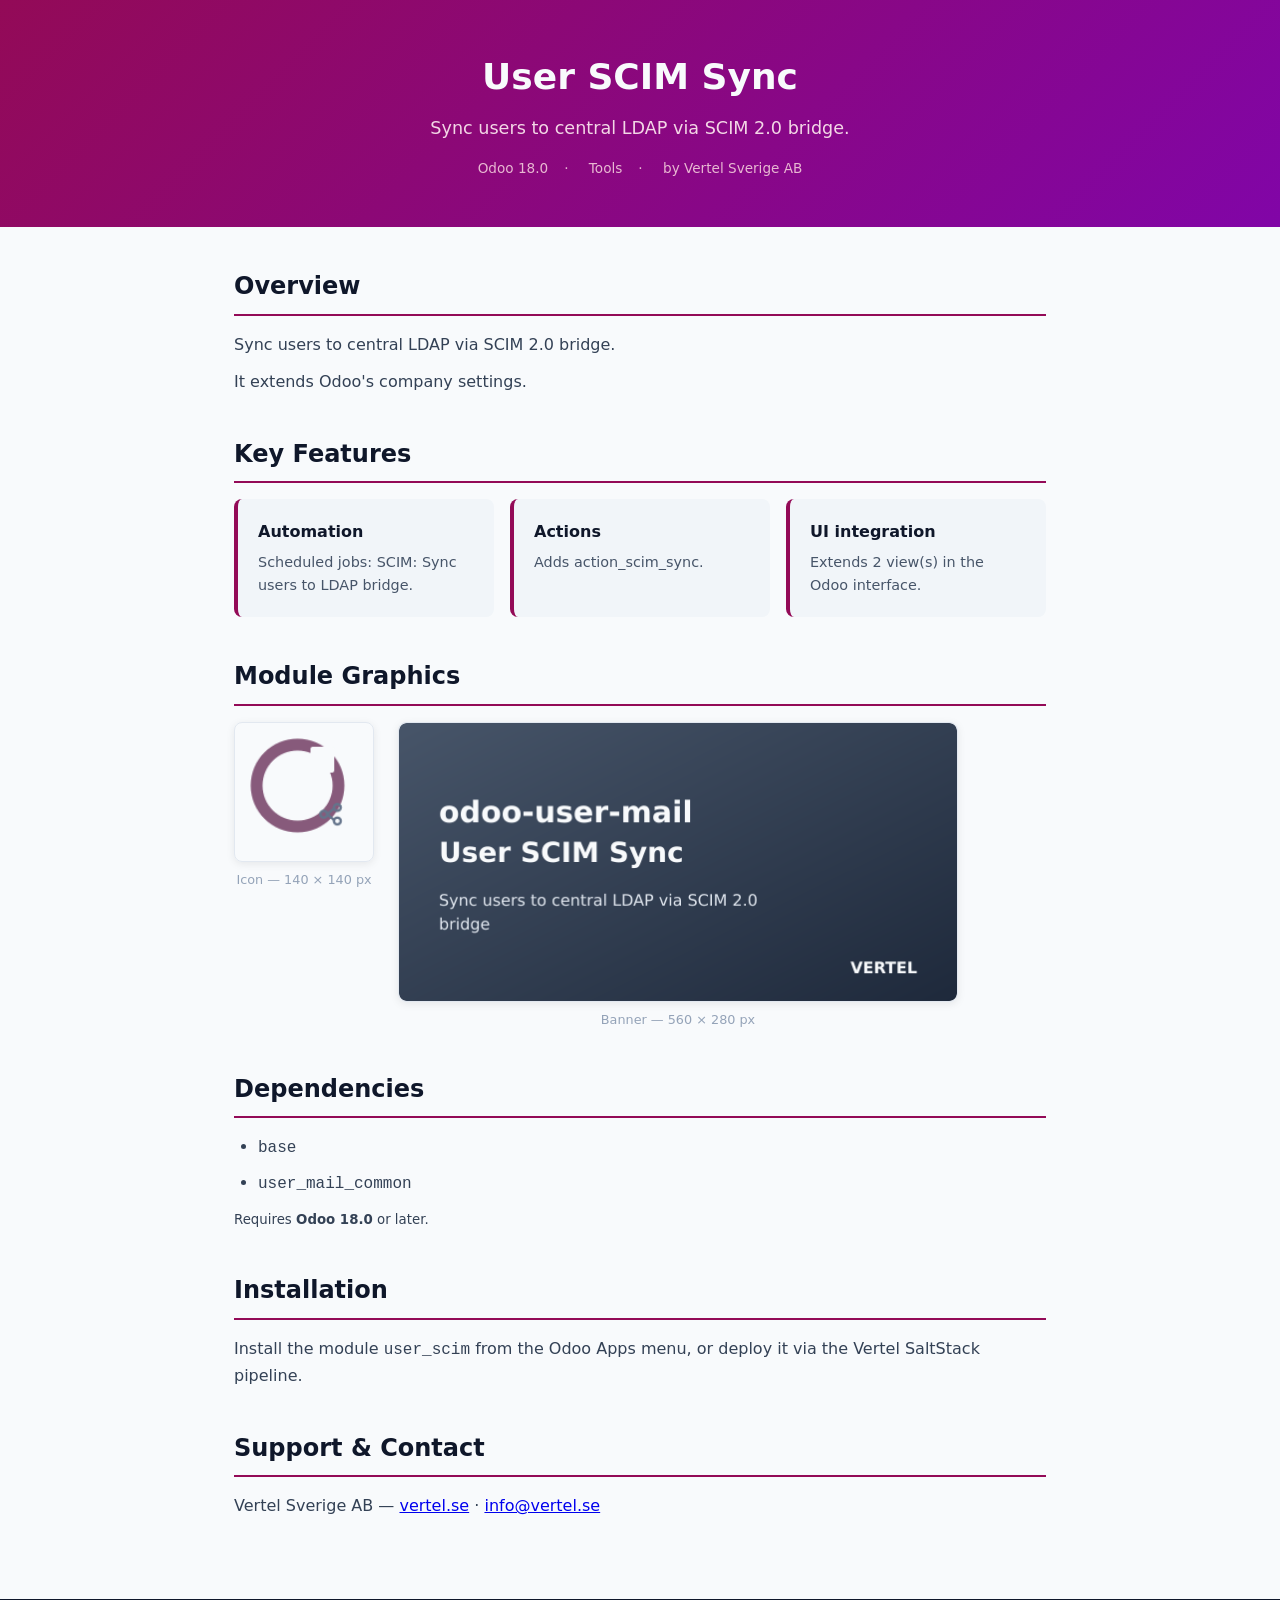
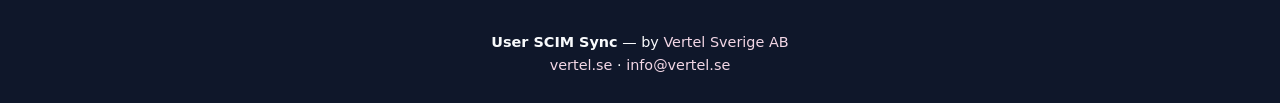
<file: user_scim/static/description/index.html>
<!DOCTYPE html>
<html lang="en">
<head>
  <meta charset="UTF-8">
  <meta name="viewport" content="width=device-width, initial-scale=1.0">
  <title>User SCIM Sync &mdash; Vertel for Odoo</title>
  <style>
    :root { --navy:#0F172A; --darkBg:#1E293B; --white:#F8FAFC; --gray:#94A3B8;
             --lightGray:#E2E8F0; --brand:#930a57; --brand2:#8105a7; }
    * { margin:0; padding:0; box-sizing:border-box; }
    body { font-family:Inter,system-ui,-apple-system,sans-serif; color:var(--darkBg);
            background:var(--white); line-height:1.6; }
    .hero { background:linear-gradient(135deg,var(--brand),var(--brand2)); color:var(--white);
             padding:48px 32px; text-align:center; }
    .hero h1 { font-size:2.25rem; font-weight:800; margin-bottom:8px; }
    .hero .subtitle { font-size:1.1rem; color:#f3d7e6; }
    .hero .meta { margin-top:16px; font-size:0.85rem; color:#e8b8d2; }
    .hero .meta span { margin:0 8px; }
    .container { max-width:860px; margin:0 auto; padding:40px 24px; }
    section { margin-bottom:40px; }
    section h2 { font-size:1.5rem; font-weight:700; color:var(--navy);
                  margin-bottom:16px; padding-bottom:8px; border-bottom:2px solid var(--brand); }
    section p, section li { font-size:1rem; color:#334155; }
    section p { margin-bottom:12px; }
    section ul { padding-left:24px; }
    section li { margin-bottom:8px; }
    .feature-grid { display:grid; grid-template-columns:repeat(auto-fit,minmax(240px,1fr));
                     gap:16px; margin-top:16px; }
    .feature-card { background:#F1F5F9; border-radius:8px; padding:20px;
                     border-left:4px solid var(--brand); }
    .feature-card h4 { font-size:1rem; font-weight:600; color:var(--navy); margin-bottom:6px; }
    .feature-card p { font-size:0.9rem; color:#475569; margin:0; }
    .screenshots { display:flex; flex-wrap:wrap; gap:24px; align-items:flex-start; }
    .screenshots figure { margin:0; text-align:center; }
    .screenshots img { display:block; border-radius:8px;
                        box-shadow:0 2px 8px rgba(0,0,0,0.08);
                        border:1px solid var(--lightGray); }
    .screenshots figcaption { margin-top:8px; font-size:0.8rem; color:var(--gray); }
    footer { background:var(--navy); color:var(--white); text-align:center;
              padding:32px 24px; font-size:0.9rem; }
    footer a { color:#f3d7e6; text-decoration:none; }
  </style>
</head>
<body>
<div class="hero">
  <h1>User SCIM Sync</h1>
  <p class="subtitle">Sync users to central LDAP via SCIM 2.0 bridge.</p>
  <div class="meta">
    <span>Odoo 18.0</span><span>&middot;</span>
    <span>Tools</span><span>&middot;</span>
    <span>by Vertel Sverige AB</span>
  </div>
</div>
<div class="container">
  <section id="overview">
    <h2>Overview</h2>
    <p>Sync users to central LDAP via SCIM 2.0 bridge.</p>
    <p>It extends Odoo's company settings.</p>
  </section>
  <section id="features">
    <h2>Key Features</h2>
    <div class="feature-grid">
      <div class="feature-card"><h4>Automation</h4><p>Scheduled jobs: SCIM: Sync users to LDAP bridge.</p></div>
      <div class="feature-card"><h4>Actions</h4><p>Adds action_scim_sync.</p></div>
      <div class="feature-card"><h4>UI integration</h4><p>Extends 2 view(s) in the Odoo interface.</p></div>
    </div>
  </section>
  <section id="screenshots">
    <h2>Module Graphics</h2>
    <div class="screenshots">
      <figure>
        <img src="icon.png" alt="User SCIM Sync icon" width="140" height="140">
        <figcaption>Icon &mdash; 140 &times; 140 px</figcaption>
      </figure>
      <figure>
        <img src="banner.png" alt="User SCIM Sync banner" width="560" height="280">
        <figcaption>Banner &mdash; 560 &times; 280 px</figcaption>
      </figure>
    </div>
  </section>
  <section id="dependencies">
    <h2>Dependencies</h2>
    <ul><li><code>base</code></li><li><code>user_mail_common</code></li></ul>
    <p><small>Requires <strong>Odoo 18.0</strong> or later.</small></p>
  </section>
  <section id="installation">
    <h2>Installation</h2>
    <p>Install the module <code>user_scim</code> from the Odoo Apps menu,
       or deploy it via the Vertel SaltStack pipeline.</p>
  </section>
  <section id="support">
    <h2>Support &amp; Contact</h2>
    <p>Vertel Sverige AB &mdash; <a href="https://vertel.se">vertel.se</a> &middot;
       <a href="mailto:info@vertel.se">info@vertel.se</a></p>
  </section>
</div>
<footer>
  <p><strong>User SCIM Sync</strong> &mdash; by <a href="https://vertel.se">Vertel Sverige AB</a></p>
  <p><a href="https://vertel.se">vertel.se</a> &middot;
     <a href="mailto:info@vertel.se">info@vertel.se</a></p>
</footer>
</body>
</html>
</file>
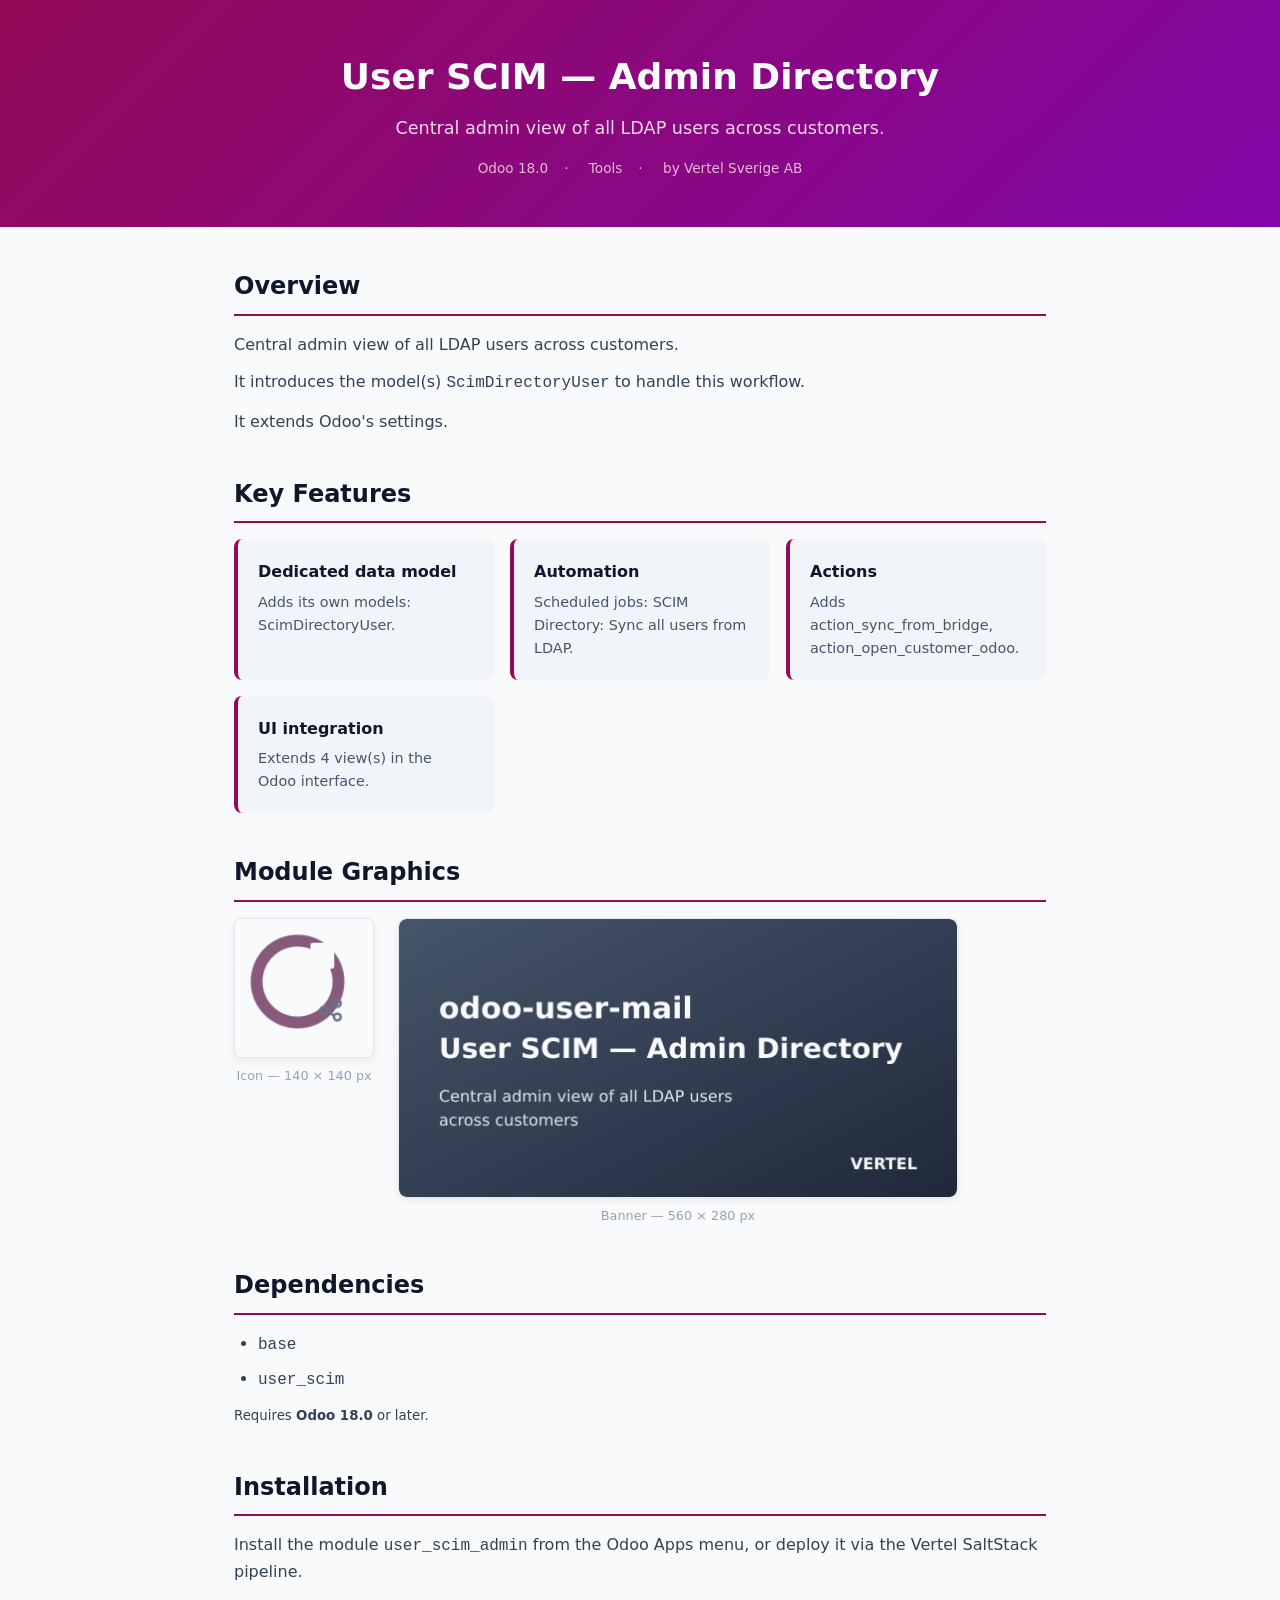
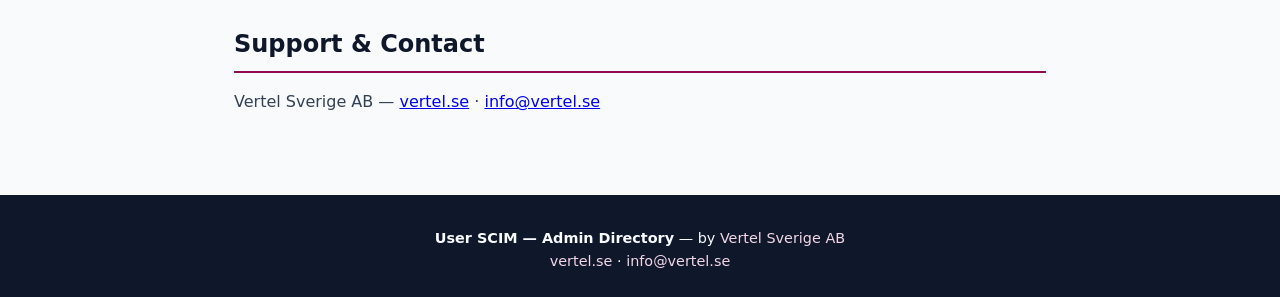
<file: user_scim_admin/static/description/index.html>
<!DOCTYPE html>
<html lang="en">
<head>
  <meta charset="UTF-8">
  <meta name="viewport" content="width=device-width, initial-scale=1.0">
  <title>User SCIM — Admin Directory &mdash; Vertel for Odoo</title>
  <style>
    :root { --navy:#0F172A; --darkBg:#1E293B; --white:#F8FAFC; --gray:#94A3B8;
             --lightGray:#E2E8F0; --brand:#930a57; --brand2:#8105a7; }
    * { margin:0; padding:0; box-sizing:border-box; }
    body { font-family:Inter,system-ui,-apple-system,sans-serif; color:var(--darkBg);
            background:var(--white); line-height:1.6; }
    .hero { background:linear-gradient(135deg,var(--brand),var(--brand2)); color:var(--white);
             padding:48px 32px; text-align:center; }
    .hero h1 { font-size:2.25rem; font-weight:800; margin-bottom:8px; }
    .hero .subtitle { font-size:1.1rem; color:#f3d7e6; }
    .hero .meta { margin-top:16px; font-size:0.85rem; color:#e8b8d2; }
    .hero .meta span { margin:0 8px; }
    .container { max-width:860px; margin:0 auto; padding:40px 24px; }
    section { margin-bottom:40px; }
    section h2 { font-size:1.5rem; font-weight:700; color:var(--navy);
                  margin-bottom:16px; padding-bottom:8px; border-bottom:2px solid var(--brand); }
    section p, section li { font-size:1rem; color:#334155; }
    section p { margin-bottom:12px; }
    section ul { padding-left:24px; }
    section li { margin-bottom:8px; }
    .feature-grid { display:grid; grid-template-columns:repeat(auto-fit,minmax(240px,1fr));
                     gap:16px; margin-top:16px; }
    .feature-card { background:#F1F5F9; border-radius:8px; padding:20px;
                     border-left:4px solid var(--brand); }
    .feature-card h4 { font-size:1rem; font-weight:600; color:var(--navy); margin-bottom:6px; }
    .feature-card p { font-size:0.9rem; color:#475569; margin:0; }
    .screenshots { display:flex; flex-wrap:wrap; gap:24px; align-items:flex-start; }
    .screenshots figure { margin:0; text-align:center; }
    .screenshots img { display:block; border-radius:8px;
                        box-shadow:0 2px 8px rgba(0,0,0,0.08);
                        border:1px solid var(--lightGray); }
    .screenshots figcaption { margin-top:8px; font-size:0.8rem; color:var(--gray); }
    footer { background:var(--navy); color:var(--white); text-align:center;
              padding:32px 24px; font-size:0.9rem; }
    footer a { color:#f3d7e6; text-decoration:none; }
  </style>
</head>
<body>
<div class="hero">
  <h1>User SCIM — Admin Directory</h1>
  <p class="subtitle">Central admin view of all LDAP users across customers.</p>
  <div class="meta">
    <span>Odoo 18.0</span><span>&middot;</span>
    <span>Tools</span><span>&middot;</span>
    <span>by Vertel Sverige AB</span>
  </div>
</div>
<div class="container">
  <section id="overview">
    <h2>Overview</h2>
    <p>Central admin view of all LDAP users across customers.</p>
    <p>It introduces the model(s) <code>ScimDirectoryUser</code> to handle this workflow.</p>
    <p>It extends Odoo's settings.</p>
  </section>
  <section id="features">
    <h2>Key Features</h2>
    <div class="feature-grid">
      <div class="feature-card"><h4>Dedicated data model</h4><p>Adds its own models: ScimDirectoryUser.</p></div>
      <div class="feature-card"><h4>Automation</h4><p>Scheduled jobs: SCIM Directory: Sync all users from LDAP.</p></div>
      <div class="feature-card"><h4>Actions</h4><p>Adds action_sync_from_bridge, action_open_customer_odoo.</p></div>
      <div class="feature-card"><h4>UI integration</h4><p>Extends 4 view(s) in the Odoo interface.</p></div>
    </div>
  </section>
  <section id="screenshots">
    <h2>Module Graphics</h2>
    <div class="screenshots">
      <figure>
        <img src="icon.png" alt="User SCIM — Admin Directory icon" width="140" height="140">
        <figcaption>Icon &mdash; 140 &times; 140 px</figcaption>
      </figure>
      <figure>
        <img src="banner.png" alt="User SCIM — Admin Directory banner" width="560" height="280">
        <figcaption>Banner &mdash; 560 &times; 280 px</figcaption>
      </figure>
    </div>
  </section>
  <section id="dependencies">
    <h2>Dependencies</h2>
    <ul><li><code>base</code></li><li><code>user_scim</code></li></ul>
    <p><small>Requires <strong>Odoo 18.0</strong> or later.</small></p>
  </section>
  <section id="installation">
    <h2>Installation</h2>
    <p>Install the module <code>user_scim_admin</code> from the Odoo Apps menu,
       or deploy it via the Vertel SaltStack pipeline.</p>
  </section>
  <section id="support">
    <h2>Support &amp; Contact</h2>
    <p>Vertel Sverige AB &mdash; <a href="https://vertel.se">vertel.se</a> &middot;
       <a href="mailto:info@vertel.se">info@vertel.se</a></p>
  </section>
</div>
<footer>
  <p><strong>User SCIM — Admin Directory</strong> &mdash; by <a href="https://vertel.se">Vertel Sverige AB</a></p>
  <p><a href="https://vertel.se">vertel.se</a> &middot;
     <a href="mailto:info@vertel.se">info@vertel.se</a></p>
</footer>
</body>
</html>
</file>
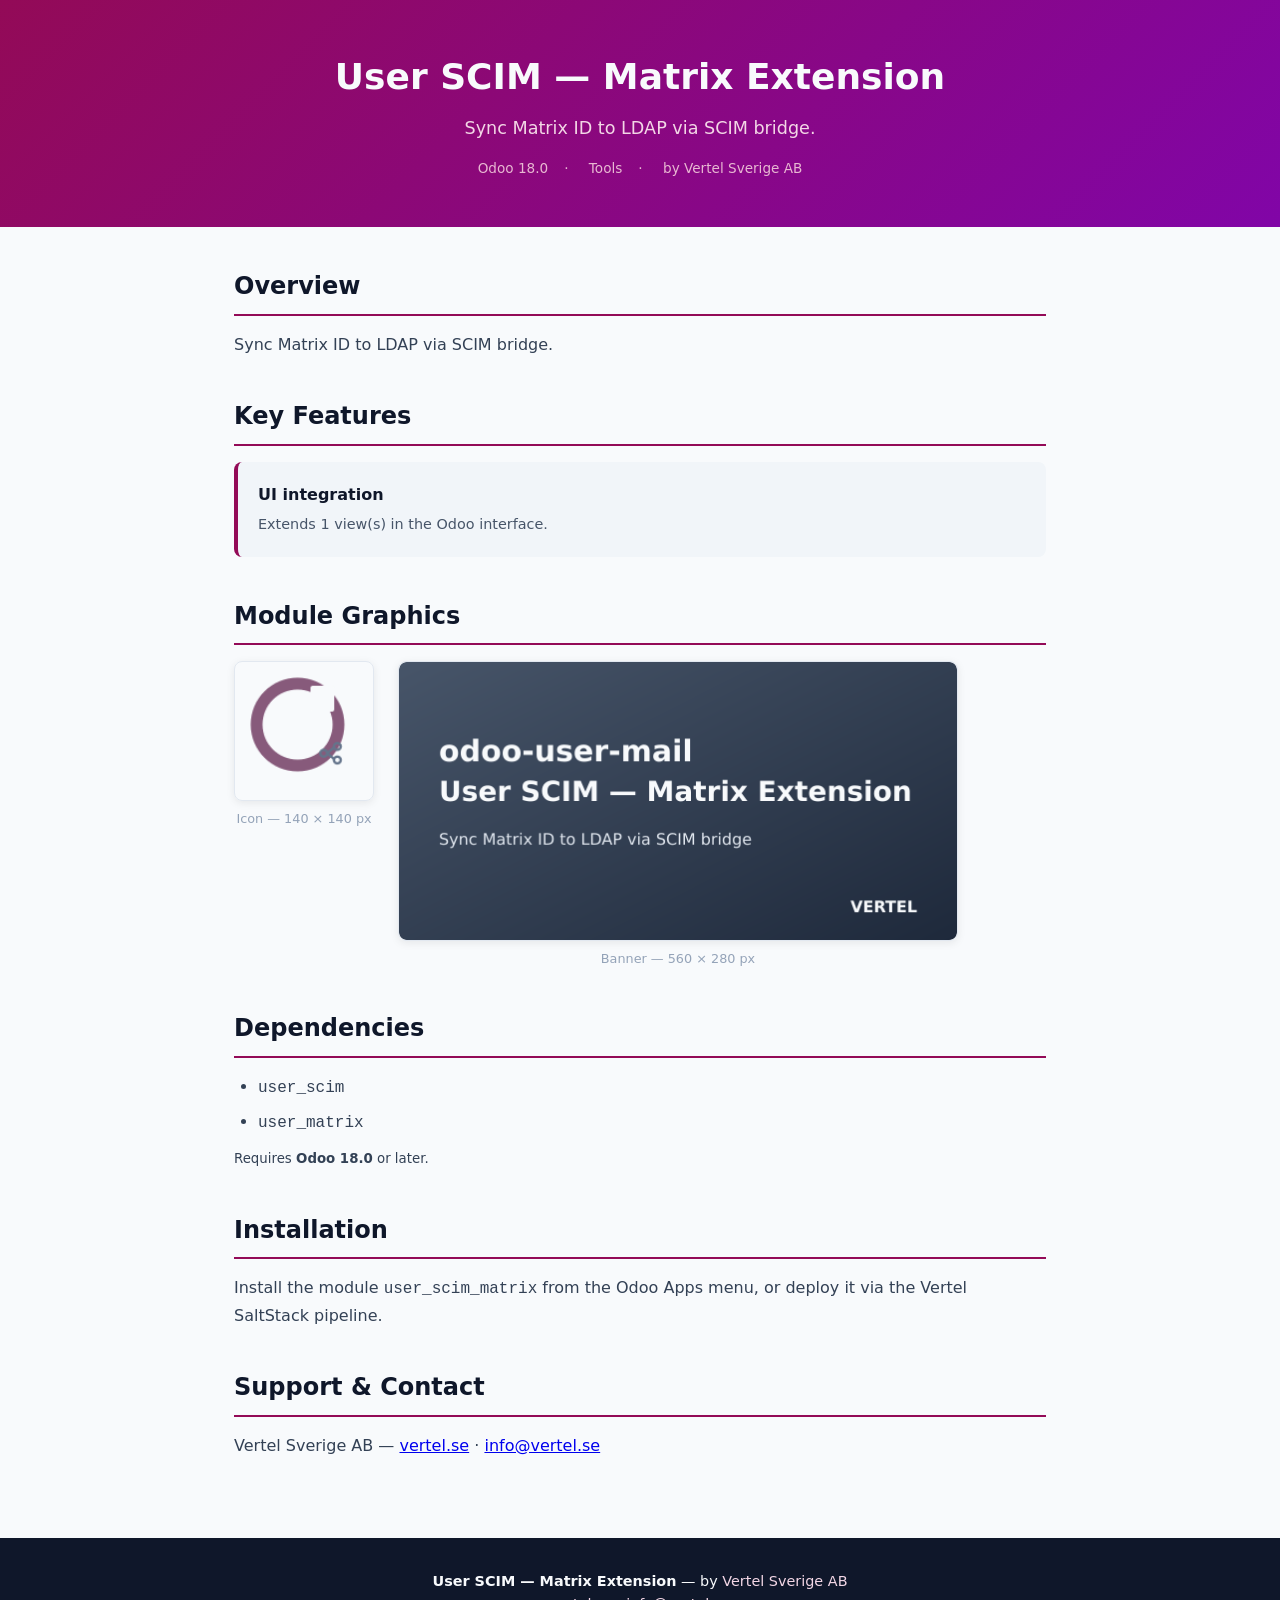
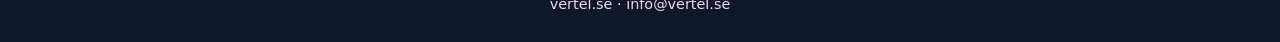
<file: user_scim_matrix/static/description/index.html>
<!DOCTYPE html>
<html lang="en">
<head>
  <meta charset="UTF-8">
  <meta name="viewport" content="width=device-width, initial-scale=1.0">
  <title>User SCIM — Matrix Extension &mdash; Vertel for Odoo</title>
  <style>
    :root { --navy:#0F172A; --darkBg:#1E293B; --white:#F8FAFC; --gray:#94A3B8;
             --lightGray:#E2E8F0; --brand:#930a57; --brand2:#8105a7; }
    * { margin:0; padding:0; box-sizing:border-box; }
    body { font-family:Inter,system-ui,-apple-system,sans-serif; color:var(--darkBg);
            background:var(--white); line-height:1.6; }
    .hero { background:linear-gradient(135deg,var(--brand),var(--brand2)); color:var(--white);
             padding:48px 32px; text-align:center; }
    .hero h1 { font-size:2.25rem; font-weight:800; margin-bottom:8px; }
    .hero .subtitle { font-size:1.1rem; color:#f3d7e6; }
    .hero .meta { margin-top:16px; font-size:0.85rem; color:#e8b8d2; }
    .hero .meta span { margin:0 8px; }
    .container { max-width:860px; margin:0 auto; padding:40px 24px; }
    section { margin-bottom:40px; }
    section h2 { font-size:1.5rem; font-weight:700; color:var(--navy);
                  margin-bottom:16px; padding-bottom:8px; border-bottom:2px solid var(--brand); }
    section p, section li { font-size:1rem; color:#334155; }
    section p { margin-bottom:12px; }
    section ul { padding-left:24px; }
    section li { margin-bottom:8px; }
    .feature-grid { display:grid; grid-template-columns:repeat(auto-fit,minmax(240px,1fr));
                     gap:16px; margin-top:16px; }
    .feature-card { background:#F1F5F9; border-radius:8px; padding:20px;
                     border-left:4px solid var(--brand); }
    .feature-card h4 { font-size:1rem; font-weight:600; color:var(--navy); margin-bottom:6px; }
    .feature-card p { font-size:0.9rem; color:#475569; margin:0; }
    .screenshots { display:flex; flex-wrap:wrap; gap:24px; align-items:flex-start; }
    .screenshots figure { margin:0; text-align:center; }
    .screenshots img { display:block; border-radius:8px;
                        box-shadow:0 2px 8px rgba(0,0,0,0.08);
                        border:1px solid var(--lightGray); }
    .screenshots figcaption { margin-top:8px; font-size:0.8rem; color:var(--gray); }
    footer { background:var(--navy); color:var(--white); text-align:center;
              padding:32px 24px; font-size:0.9rem; }
    footer a { color:#f3d7e6; text-decoration:none; }
  </style>
</head>
<body>
<div class="hero">
  <h1>User SCIM — Matrix Extension</h1>
  <p class="subtitle">Sync Matrix ID to LDAP via SCIM bridge.</p>
  <div class="meta">
    <span>Odoo 18.0</span><span>&middot;</span>
    <span>Tools</span><span>&middot;</span>
    <span>by Vertel Sverige AB</span>
  </div>
</div>
<div class="container">
  <section id="overview">
    <h2>Overview</h2>
    <p>Sync Matrix ID to LDAP via SCIM bridge.</p>
  </section>
  <section id="features">
    <h2>Key Features</h2>
    <div class="feature-grid">
      <div class="feature-card"><h4>UI integration</h4><p>Extends 1 view(s) in the Odoo interface.</p></div>
    </div>
  </section>
  <section id="screenshots">
    <h2>Module Graphics</h2>
    <div class="screenshots">
      <figure>
        <img src="icon.png" alt="User SCIM — Matrix Extension icon" width="140" height="140">
        <figcaption>Icon &mdash; 140 &times; 140 px</figcaption>
      </figure>
      <figure>
        <img src="banner.png" alt="User SCIM — Matrix Extension banner" width="560" height="280">
        <figcaption>Banner &mdash; 560 &times; 280 px</figcaption>
      </figure>
    </div>
  </section>
  <section id="dependencies">
    <h2>Dependencies</h2>
    <ul><li><code>user_scim</code></li><li><code>user_matrix</code></li></ul>
    <p><small>Requires <strong>Odoo 18.0</strong> or later.</small></p>
  </section>
  <section id="installation">
    <h2>Installation</h2>
    <p>Install the module <code>user_scim_matrix</code> from the Odoo Apps menu,
       or deploy it via the Vertel SaltStack pipeline.</p>
  </section>
  <section id="support">
    <h2>Support &amp; Contact</h2>
    <p>Vertel Sverige AB &mdash; <a href="https://vertel.se">vertel.se</a> &middot;
       <a href="mailto:info@vertel.se">info@vertel.se</a></p>
  </section>
</div>
<footer>
  <p><strong>User SCIM — Matrix Extension</strong> &mdash; by <a href="https://vertel.se">Vertel Sverige AB</a></p>
  <p><a href="https://vertel.se">vertel.se</a> &middot;
     <a href="mailto:info@vertel.se">info@vertel.se</a></p>
</footer>
</body>
</html>
</file>
